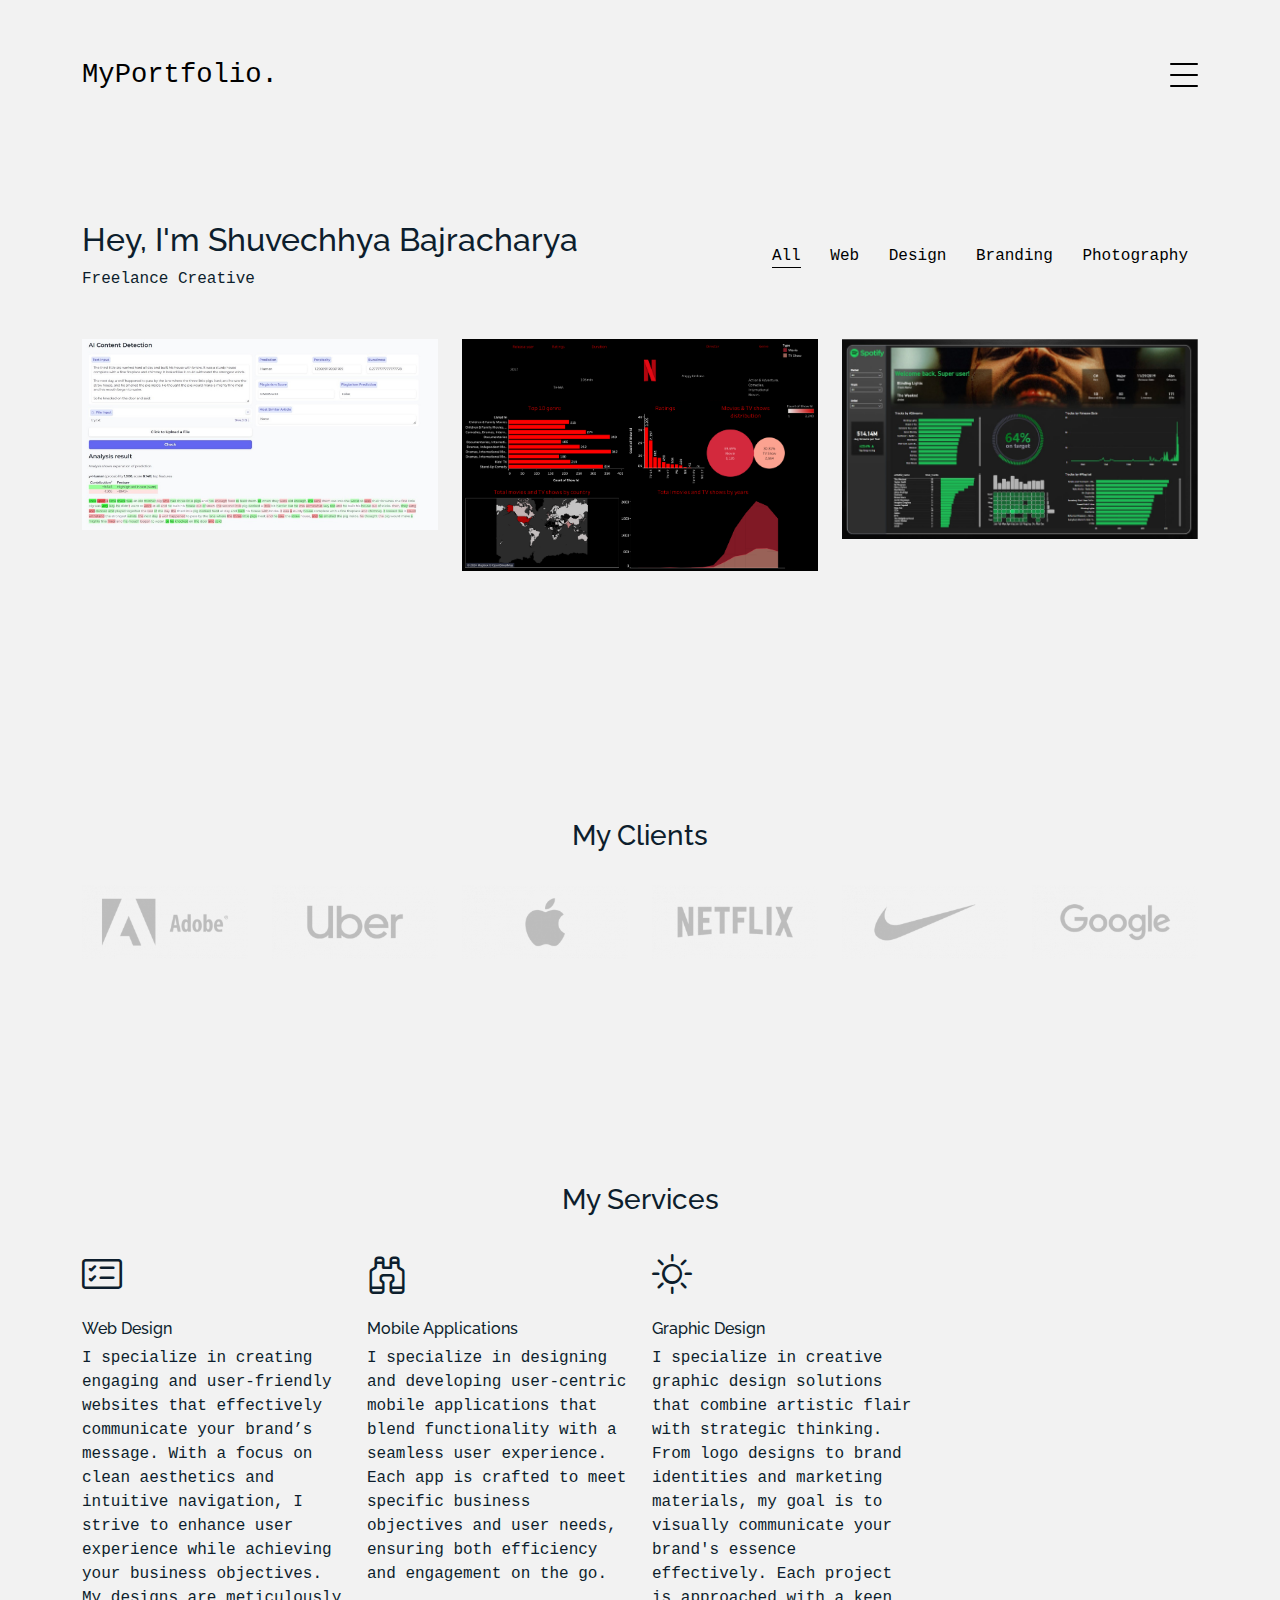
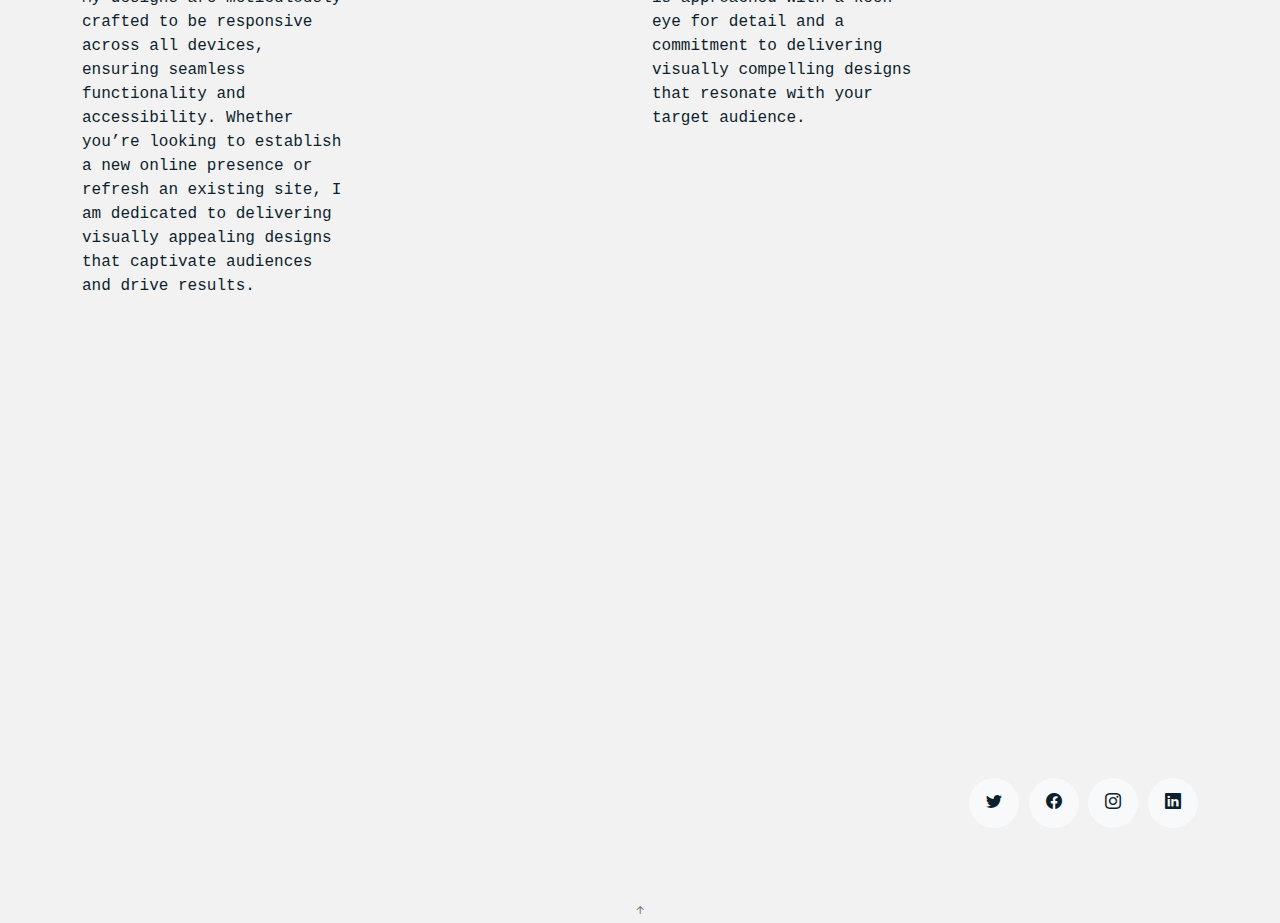
<file: index.html>
<!DOCTYPE html>
<html lang="en">

<head>
  <meta charset="utf-8">
  <meta content="width=device-width, initial-scale=1.0" name="viewport">

  <title>MyPortfolio - Index</title>
  <meta content="" name="description">
  <meta content="" name="keywords">

  <!-- Favicons -->
  <link href="assets/img/favicon.png" rel="icon">
  <link href="assets/img/apple-touch-icon.png" rel="apple-touch-icon">

  <!-- Google Fonts -->
  <link href="https://fonts.googleapis.com/css?family=https://fonts.googleapis.com/css?family=Inconsolata:400,500,600,700|Raleway:400,400i,500,500i,600,600i,700,700i" rel="stylesheet">

  <!-- Vendor CSS Files -->
  <link href="assets/vendor/aos/aos.css" rel="stylesheet">
  <link href="assets/vendor/bootstrap/css/bootstrap.min.css" rel="stylesheet">
  <link href="assets/vendor/bootstrap-icons/bootstrap-icons.css" rel="stylesheet">
  <link href="assets/vendor/swiper/swiper-bundle.min.css" rel="stylesheet">

  <!-- Template Main CSS File -->
  <link href="assets/css/style.css" rel="stylesheet">

  <!-- =======================================================
  * Template Name: MyPortfolio
  * Template URL: https://bootstrapmade.com/myportfolio-bootstrap-portfolio-website-template/
  * Updated: Mar 17 2024 with Bootstrap v5.3.3
  * Author: BootstrapMade.com
  * License: https://bootstrapmade.com/license/
  ======================================================== -->
</head>

<body>

  <!-- ======= Navbar ======= -->
  <div class="collapse navbar-collapse custom-navmenu" id="main-navbar">
    <div class="container py-2 py-md-5">
      <div class="row align-items-start">
        <div class="col-md-2">
          <ul class="custom-menu">
            <li class="active"><a href="index.html">Home</a></li>
            <li><a href="about.html">About Me</a></li>
            <li><a href="services.html">Services</a></li>
            <li><a href="works.html">Works</a></li>
            <li><a href="contact.html">Contact</a></li>
          </ul>
        </div>
        <div class="col-md-6 d-none d-md-block  mr-auto">
          <div class="tweet d-flex">
            <span class="bi bi-twitter text-white mt-2 mr-3"></span>
            
          </div>
        </div>
        <div class="col-md-4 d-none d-md-block">
          <h3>Hire Me</h3>
          <p>I'm a designer specializing in web design, mobile applications, and graphic design. I create user-friendly, visually stunning solutions that achieve your business goals. <br> <a href="https://login.yahoo.com/?.src=ym&lang=en-US&done=https%3A%2F%2Fmail.yahoo.com%2F%3Fguce_referrer%3DaHR0cHM6Ly93d3cuZ29vZ2xlLmNvbS8%26guce_referrer_sig%3DAQAAAFoA65KVaQh8I5wYg7OUNBghsIoD9kCWXXjUboVeHxSvpyTPvSOl7fkCMwcYUMp7hX12x9eyP8sFjvao7Qd4SPfia_zpWQKko9MEzszQRZnfOyS0KE-sAxbpmzpmAWnnnJV9uSCLLV3CH7qw_V0YvSCZe-jcItQrZFF3vm8RPuAc">shuvechhya206@gmail.com</a></p>
        </div>
      </div>

    </div>
  </div>

  <nav class="navbar navbar-light custom-navbar">
    <div class="container">
      <a class="navbar-brand" href="index.html">MyPortfolio.</a>
      <a href="#" class="burger" data-bs-toggle="collapse" data-bs-target="#main-navbar">
        <span></span>
      </a>
    </div>
  </nav>

  <main id="main">

    <!-- ======= Works Section ======= -->
    <section class="section site-portfolio">
      <div class="container">
        <div class="row mb-5 align-items-center">
          <div class="col-md-12 col-lg-6 mb-4 mb-lg-0" data-aos="fade-up">
            <h2>Hey, I'm Shuvechhya Bajracharya</h2>
            <p class="mb-0">Freelance Creative </p>
          </div>
          <div class="col-md-12 col-lg-6 text-start text-lg-end" data-aos="fade-up" data-aos-delay="100">
            <div id="filters" class="filters">
              <a href="#" data-filter="*" class="active">All</a>
              <a href="#" data-filter=".web">Web</a>
              <a href="#" data-filter=".design">Design</a>
              <a href="#" data-filter=".branding">Branding</a>
              <a href="#" data-filter=".photography">Photography</a>
            </div>
          </div>
        </div>
        <div id="portfolio-grid" class="row no-gutter" data-aos="fade-up" data-aos-delay="200">
          <div class="item web col-sm-6 col-md-4 col-lg-4 mb-4">
            <a href="work-single.html" class="item-wrap fancybox">
              <div class="work-info">
                <h3>AI content detection </h3>
                <span>AI project</span>
              </div>
              <img class="img-fluid" src="assets/img/AI_content_detection.jpg">
            </a>
          </div>
          <div class="item photography col-sm-6 col-md-4 col-lg-4 mb-4">
            <a href="netflix.html" class="item-wrap fancybox">
              <div class="work-info">
                <h3>Netflix Dashboard</h3>
                <span>Tableau</span>
              </div>
              <img class="img-fluid" src="assets/img/netflix dashboard.png">
            </a>
          </div>
          <div class="item branding col-sm-6 col-md-4 col-lg-4 mb-4">
            <a href="spotify.html" class="item-wrap fancybox">
              <div class="work-info">
                <h3>Spotify Dashboard</h3>
                <span>Tableau</span>
              </div>
              <img class="img-fluid" src="assets/img/spotify.jfif">
            </a>
          </div>
          <!--<div class="item design col-sm-6 col-md-4 col-lg-4 mb-4">
            <a href="work-single.html" class="item-wrap fancybox">
              <div class="work-info">
                <h3>Nike Shoe</h3>
                <span>Design</span>
              </div>
              <img class="img-fluid" src="assets/img/img_4.jpg">
            </a>
          </div>
          <div class="item photography col-sm-6 col-md-4 col-lg-4 mb-4">
            <a href="work-single.html" class="item-wrap fancybox">
              <div class="work-info">
                <h3>Kitchen Sink</h3>
                <span>Photography</span>
              </div>
              <img class="img-fluid" src="assets/img/img_5.jpg">
            </a>
          </div>
          <div class="item branding col-sm-6 col-md-4 col-lg-4 mb-4">
            <a href="work-single.html" class="item-wrap fancybox">
              <div class="work-info">
                <h3>Amazon</h3>
                <span>brandingn</span>
              </div>
              <img class="img-fluid" src="assets/img/img_6.jpg">
            </a>
          </div>
        </div>
      </div>-->
    </section><!-- End  Works Section -->

    <!-- ======= Clients Section ======= -->
    <section class="section">
      <div class="container">
        <div class="row justify-content-center text-center mb-4">
          <div class="col-5">
            <h3 class="h3 heading">My Clients</h3>
          </div>
        </div>
        <div class="row">
          <div class="col-4 col-sm-4 col-md-2">
            <a href="#" class="client-logo"><img src="assets/img/logo-adobe.png" alt="Image" class="img-fluid"></a>
          </div>
          <div class="col-4 col-sm-4 col-md-2">
            <a href="#" class="client-logo"><img src="assets/img/logo-uber.png" alt="Image" class="img-fluid"></a>
          </div>
          <div class="col-4 col-sm-4 col-md-2">
            <a href="#" class="client-logo"><img src="assets/img/logo-apple.png" alt="Image" class="img-fluid"></a>
          </div>
          <div class="col-4 col-sm-4 col-md-2">
            <a href="#" class="client-logo"><img src="assets/img/logo-netflix.png" alt="Image" class="img-fluid"></a>
          </div>
          <div class="col-4 col-sm-4 col-md-2">
            <a href="#" class="client-logo"><img src="assets/img/logo-nike.png" alt="Image" class="img-fluid"></a>
          </div>
          <div class="col-4 col-sm-4 col-md-2">
            <a href="#" class="client-logo"><img src="assets/img/logo-google.png" alt="Image" class="img-fluid"></a>
          </div>

        </div>
      </div>
    </section><!-- End Clients Section -->

    <!-- ======= Services Section ======= -->
    <section class="section services">
      <div class="container">
        <div class="row justify-content-center text-center mb-4">
          <div class="col-5">
            <h3 class="h3 heading">My Services</h3>
          </div>
        </div>
        <div class="row">

          <div class="col-12 col-sm-6 col-md-6 col-lg-3">
            <i class="bi bi-card-checklist"></i>
            <h4 class="h4 mb-2">Web Design</h4>
            <p>I specialize in creating engaging and user-friendly websites that effectively communicate your brand’s message. With a focus on clean aesthetics and intuitive navigation, I strive to enhance user experience while achieving your business objectives. My designs are meticulously crafted to be responsive across all devices, ensuring seamless functionality and accessibility. Whether you’re looking to establish a new online presence or refresh an existing site, I am dedicated to delivering visually appealing designs that captivate audiences and drive results.

              
              </p>
          </div>
          <div class="col-12 col-sm-6 col-md-6 col-lg-3">
            <i class="bi bi-binoculars"></i>
            <h4 class="h4 mb-2">Mobile Applications</h4>
            <p>I specialize in designing and developing user-centric mobile applications that blend functionality with a seamless user experience. Each app is crafted to meet specific business objectives and user needs, ensuring both efficiency and engagement on the go.</p>
            
          </div>
          <div class="col-12 col-sm-6 col-md-6 col-lg-3">
            <i class="bi bi-brightness-high"></i>
            <h4 class="h4 mb-2">Graphic Design</h4>
            <p>I specialize in creative graphic design solutions that combine artistic flair with strategic thinking. From logo designs to brand identities and marketing materials, my goal is to visually communicate your brand's essence effectively. Each project is approached with a keen eye for detail and a commitment to delivering visually compelling designs that resonate with your target audience.</p>
           
          </div>
          <!--<div class="col-12 col-sm-6 col-md-6 col-lg-3">
            <i class="bi bi-calendar4-week"></i>
            <h4 class="h4 mb-2">SEO</h4>
            <p>Lorem ipsum dolor sit amet consectetur adipisicing elit explicabo inventore.</p>
            <ul class="list-unstyled list-line">
              <li>Lorem ipsum dolor sit amet consectetur adipisicing</li>
              <li>Non pariatur nisi</li>
              <li>Magnam soluta quod</li>
              <li>Lorem ipsum dolor</li>
              <li>Cumque quae aliquam</li>
            </ul>
          </div>-->
        </div>
      </div>
    </section><!-- End Services Section -->

    <!-- ======= Testimonials Section ======= -->
    <section class="section pt-0">
      <div class="container">

        <div class="testimonials-slider swiper" data-aos="fade-up" data-aos-delay="100">
          <div class="swiper-wrapper">

            <div class="swiper-slide">
              <div class="testimonial-wrap">
                <div class="testimonial">
                  <!--<img src="assets/img/download.jfif" alt="Image" class="img-fluid">-->
                  <blockquote>
                    <p>"Your most unhappy customers are your greatest source of learning."</p>
                  </blockquote>
                  <p>&mdash; Bill Gates</p>
                </div>
              </div>
            </div><!-- End testimonial item -->

            <div class="swiper-slide">
              <div class="testimonial-wrap">
                <div class="testimonial">
                  <blockquote>
                    <p>"The first step is to establish that something is possible; then probability will occur."</p>
                  </blockquote>
                  <p>&mdash; Elon Musk</p>
                </div>
              </div>
            </div><!-- End testimonial item -->

          </div>
          <div class="swiper-pagination"></div>
        </div>

      </div>
    </section><!-- End Testimonials Section -->

  </main><!-- End #main -->

  <!-- ======= Footer ======= -->
  <footer class="footer" role="contentinfo">
    <div class="container">
      <div class="row">
        <div class="col-sm-6">
          <!--<p class="mb-1">&copy; Copyright MyPortfolio. All Rights Reserved</p>-->
          <div class="credits">
            <!--
            All the links in the footer should remain intact.
            You can delete the links only if you purchased the pro version.
            Licensing information: https://bootstrapmade.com/license/
            Purchase the pro version with working PHP/AJAX contact form: https://bootstrapmade.com/buy/?theme=MyPortfolio
          -->
           <!-- Designed by <a href="https://bootstrapmade.com/">BootstrapMade</a>-->
          </div>
        </div>
        <div class="col-sm-6 social text-md-end">
          <a href="https://x.com/"><span class="bi bi-twitter"></span></a>
          <a href="https://www.facebook.com/"><span class="bi bi-facebook"></span></a>
          <a href="https://www.instagram.com/"><span class="bi bi-instagram"></span></a>
          <a href="https://www.linkedin.com/home/?originalSubdomain=np"><span class="bi bi-linkedin"></span></a>
        </div>
      </div>
    </div>
  </footer>

  <a href="#" class="back-to-top d-flex align-items-center justify-content-center"><i class="bi bi-arrow-up-short"></i></a>

  <!-- Vendor JS Files -->
  <script src="assets/vendor/aos/aos.js"></script>
  <script src="assets/vendor/bootstrap/js/bootstrap.bundle.min.js"></script>
  <script src="assets/vendor/isotope-layout/isotope.pkgd.min.js"></script>
  <script src="assets/vendor/swiper/swiper-bundle.min.js"></script>
  <script src="assets/vendor/php-email-form/validate.js"></script>

  <!-- Template Main JS File -->
  <script src="assets/js/main.js"></script>

</body>

</html>
</file>
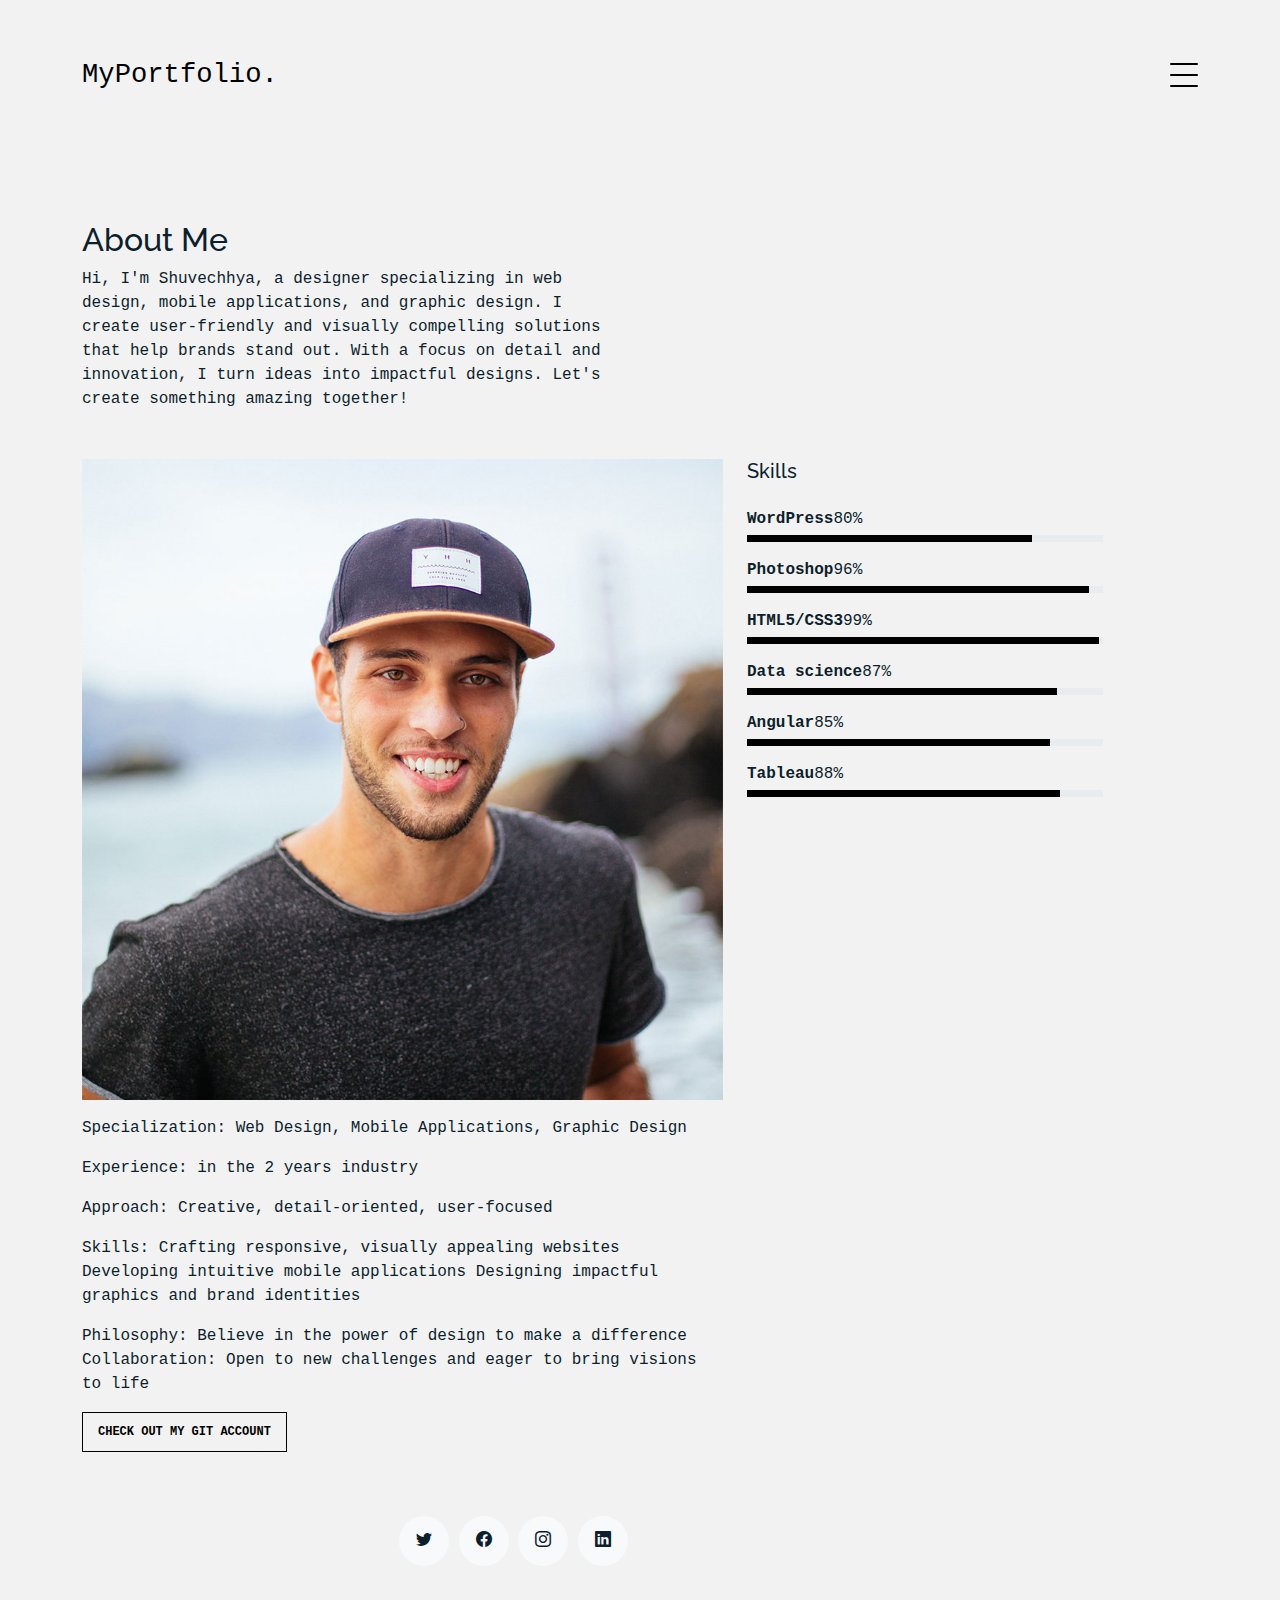
<file: about.html>
<!DOCTYPE html>
<html lang="en">

<head>
  <meta charset="utf-8">
  <meta content="width=device-width, initial-scale=1.0" name="viewport">

  <title>MyPortfolio Bootstrap Template - About</title>
  <meta content="" name="description">
  <meta content="" name="keywords">

  <!-- Favicons -->
  <link href="assets/img/favicon.png" rel="icon">
  <link href="assets/img/apple-touch-icon.png" rel="apple-touch-icon">

  <!-- Google Fonts -->
  <link href="https://fonts.googleapis.com/css?family=https://fonts.googleapis.com/css?family=Inconsolata:400,500,600,700|Raleway:400,400i,500,500i,600,600i,700,700i" rel="stylesheet">

  <!-- Vendor CSS Files -->
  <link href="assets/vendor/aos/aos.css" rel="stylesheet">
  <link href="assets/vendor/bootstrap/css/bootstrap.min.css" rel="stylesheet">
  <link href="assets/vendor/bootstrap-icons/bootstrap-icons.css" rel="stylesheet">
  <link href="assets/vendor/swiper/swiper-bundle.min.css" rel="stylesheet">

  <!-- Template Main CSS File -->
  <link href="assets/css/style.css" rel="stylesheet">

  <!-- =======================================================
  * Template Name: MyPortfolio
  * Template URL: https://bootstrapmade.com/myportfolio-bootstrap-portfolio-website-template/
  * Updated: Mar 17 2024 with Bootstrap v5.3.3
  * Author: BootstrapMade.com
  * License: https://bootstrapmade.com/license/
  ======================================================== -->
</head>

<body>

  <!-- ======= Navbar ======= -->
  <div class="collapse navbar-collapse custom-navmenu" id="main-navbar">
    <div class="container py-2 py-md-5">
      <div class="row align-items-start">
        <div class="col-md-2">
          <ul class="custom-menu">
            <li><a href="index.html">Home</a></li>
            <li class="active"><a href="about.html">About Me</a></li>
            <li><a href="services.html">Services</a></li>
            <li><a href="works.html">Works</a></li>
            <li><a href="contact.html">Contact</a></li>
          </ul>
        </div>
        <div class="col-md-6 d-none d-md-block  mr-auto">
          <div class="tweet d-flex">
          </div>
        </div>
       
      </div>

    </div>
  </div>

  <nav class="navbar navbar-light custom-navbar">
    <div class="container">
      <a class="navbar-brand" href="index.html">MyPortfolio.</a>
      <a href="#" class="burger" data-bs-toggle="collapse" data-bs-target="#main-navbar">
        <span></span>
      </a>
    </div>
  </nav>

  <main id="main">

    <section class="section pb-5">
      <div class="container">
        <div class="row mb-5 align-items-end">
          <div class="col-md-6" data-aos="fade-up">

            <h2>About Me</h2>
            <p class="mb-0">Hi, I'm Shuvechhya, a designer specializing in web design, mobile applications, and graphic design. I create user-friendly and visually compelling solutions that help brands stand out. With a focus on detail and innovation, I turn ideas into impactful designs. Let's create something amazing together!

            </p>
          </div>

        </div>

        <div class="row">
          <div class="col-md-4 ml-auto order-2" data-aos="fade-up">
            <h3 class="h3 mb-4">Skills</h3>
            <ul class="list-unstyled">
              <li class="mb-3">
                <div class="d-flex mb-1">
                  <strong>WordPress</strong>
                  <span class="ml-auto">80%</span>
                </div>
                <div class="progress custom-progress">
                  <div class="progress-bar" role="progressbar" style="width: 80%" aria-valuenow="80" aria-valuemin="0" aria-valuemax="100"></div>
                </div>
              </li>
              <li class="mb-3">
                <div class="d-flex mb-1">
                  <strong>Photoshop</strong>
                  <span class="ml-auto">96%</span>
                </div>
                <div class="progress custom-progress">
                  <div class="progress-bar" role="progressbar" style="width: 96%" aria-valuenow="96" aria-valuemin="0" aria-valuemax="100"></div>
                </div>
              </li>
              <li class="mb-3">
                <div class="d-flex mb-1">
                  <strong>HTML5/CSS3</strong>
                  <span class="ml-auto">99%</span>
                </div>
                <div class="progress custom-progress">
                  <div class="progress-bar" role="progressbar" style="width: 99%" aria-valuenow="99" aria-valuemin="0" aria-valuemax="100"></div>
                </div>
              </li>
              <li class="mb-3">
                <div class="d-flex mb-1">
                  <strong>Data science</strong>
                  <span class="ml-auto">87%</span>
                </div>
                <div class="progress custom-progress">
                  <div class="progress-bar" role="progressbar" style="width: 87%" aria-valuenow="87" aria-valuemin="0" aria-valuemax="100"></div>
                </div>
              </li>
              <li class="mb-3">
                <div class="d-flex mb-1">
                  <strong>Angular</strong>
                  <span class="ml-auto">85%</span>
                </div>
                <div class="progress custom-progress">
                  <div class="progress-bar" role="progressbar" style="width: 85%" aria-valuenow="85" aria-valuemin="0" aria-valuemax="100"></div>
                </div>
              </li>
              <li class="mb-3">
                <div class="d-flex mb-1">
                  <strong>Tableau</strong>
                  <span class="ml-auto">88%</span>
                </div>
                <div class="progress custom-progress">
                  <div class="progress-bar" role="progressbar" style="width: 88%" aria-valuenow="88" aria-valuemin="0" aria-valuemax="100"></div>
                </div>
              </li>
            </ul>
          </div>

          <div class="col-md-7 mb-5 mb-md-0" data-aos="fade-up">
            <p><img src="assets/img/person_1_sq.jpg" alt="Image" class="img-fluid"></p>
            <p>Specialization: Web Design, Mobile Applications, Graphic Design
             </p>
            <p> Experience: in the 2 years  industry
              </p>
            <p>Approach: Creative, detail-oriented, user-focused
              </p>
            <p>Skills:
              Crafting responsive, visually appealing websites
              Developing intuitive mobile applications
              Designing impactful graphics and brand identities
            </p>
            <p>Philosophy: Believe in the power of design to make a difference
              Collaboration: Open to new challenges and eager to bring visions to life</p>
            <p><a href="https://github.com/shuvechhya" class="readmore">Check out my git account</a></p>
          </div>

        </div>

      </div>

    </section>

  </main><!-- End #main -->

  <!-- ======= Footer ======= -->
  <footer class="footer" role="contentinfo">
    <div class="container">
      <div class="row">
        <div class="col-sm-6 social text-md-end">
          <a href="https://x.com/"><span class="bi bi-twitter"></span></a>
          <a href="https://www.facebook.com/"><span class="bi bi-facebook"></span></a>
          <a href="https://www.instagram.com/"><span class="bi bi-instagram"></span></a>
          <a href="https://www.linkedin.com/home/?originalSubdomain=np"><span class="bi bi-linkedin"></span></a>
        </div>
      </div>
    </div>
  </footer>

  <a href="#" class="back-to-top d-flex align-items-center justify-content-center"><i class="bi bi-arrow-up-short"></i></a>

  <!-- Vendor JS Files -->
  <script src="assets/vendor/aos/aos.js"></script>
  <script src="assets/vendor/bootstrap/js/bootstrap.bundle.min.js"></script>
  <script src="assets/vendor/isotope-layout/isotope.pkgd.min.js"></script>
  <script src="assets/vendor/swiper/swiper-bundle.min.js"></script>
  <script src="assets/vendor/php-email-form/validate.js"></script>

  <!-- Template Main JS File -->
  <script src="assets/js/main.js"></script>

</body>

</html>
</file>
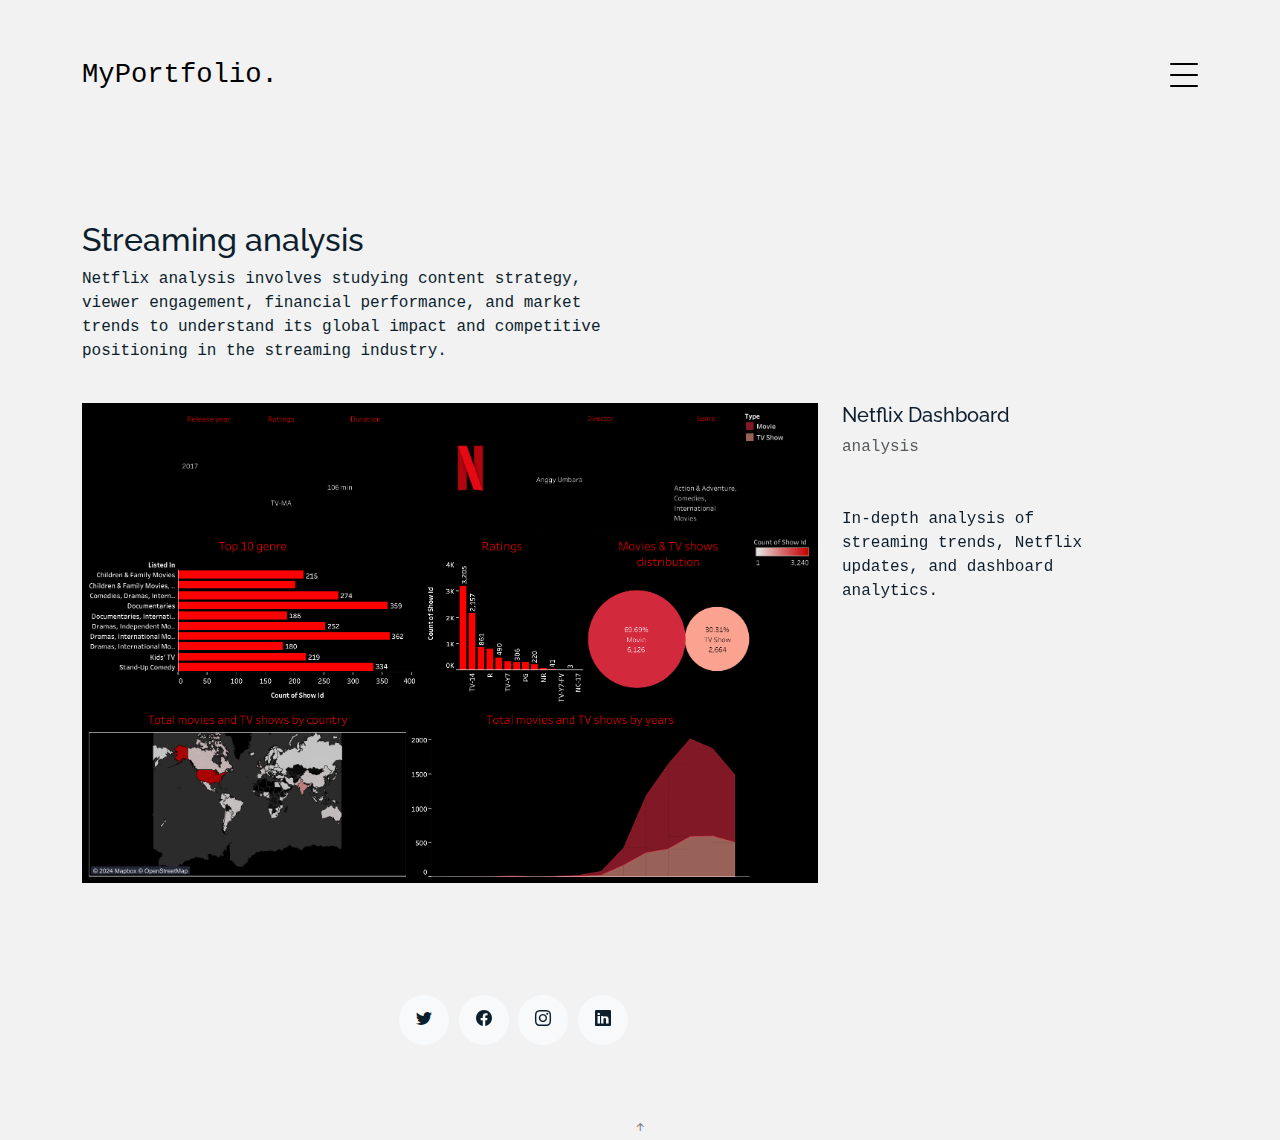
<file: blog-post-1.html>
<!DOCTYPE html>
<html lang="en">

<head>
  <meta charset="utf-8">
  <meta content="width=device-width, initial-scale=1.0" name="viewport">

  <title>MyPortfolio-blog</title>
  <meta content="" name="description">
  <meta content="" name="keywords">

  <!-- Favicons -->
  <link href="assets/img/favicon.png" rel="icon">
  <link href="assets/img/apple-touch-icon.png" rel="apple-touch-icon">

  <!-- Google Fonts -->
  <link href="https://fonts.googleapis.com/css?family=https://fonts.googleapis.com/css?family=Inconsolata:400,500,600,700|Raleway:400,400i,500,500i,600,600i,700,700i" rel="stylesheet">

  <!-- Vendor CSS Files -->
  <link href="assets/vendor/aos/aos.css" rel="stylesheet">
  <link href="assets/vendor/bootstrap/css/bootstrap.min.css" rel="stylesheet">
  <link href="assets/vendor/bootstrap-icons/bootstrap-icons.css" rel="stylesheet">
  <link href="assets/vendor/swiper/swiper-bundle.min.css" rel="stylesheet">

  <!-- Template Main CSS File -->
  <link href="assets/css/style.css" rel="stylesheet">

  <!-- =======================================================
  * Template Name: MyPortfolio
  * Template URL: https://bootstrapmade.com/myportfolio-bootstrap-portfolio-website-template/
  * Updated: Mar 17 2024 with Bootstrap v5.3.3
  * Author: BootstrapMade.com
  * License: https://bootstrapmade.com/license/
  ======================================================== -->
</head>

<body>

  <!-- ======= Navbar ======= -->
  <div class="collapse navbar-collapse custom-navmenu" id="main-navbar">
    <div class="container py-2 py-md-5">
      <div class="row align-items-start">
        <div class="col-md-2">
          <ul class="custom-menu">
            <li><a href="index.html">Home</a></li>
            <li><a href="about.html">About Me</a></li>
            <li><a href="services.html">Services</a></li>
            <li class="active"><a href="works.html">Works</a></li>
            <li><a href="contact.html">Contact</a></li>
          </ul>
        </div>
        <div class="col-md-6 d-none d-md-block  mr-auto">
          <div class="tweet d-flex">
            
          </div>
        </div>
        
      </div>

    </div>
  </div>

  <nav class="navbar navbar-light custom-navbar">
    <div class="container">
      <a class="navbar-brand" href="index.html">MyPortfolio.</a>
      <a href="#" class="burger" data-bs-toggle="collapse" data-bs-target="#main-navbar">
        <span></span>
      </a>
    </div>
  </nav>

  <main id="main">

    <section class="section">
      <div class="container">
        <div class="row mb-4 align-items-center">
          <div class="col-md-6" data-aos="fade-up">
            <h2>Streaming analysis</h2>
            <p>Netflix analysis involves studying content strategy, viewer engagement, financial performance, and market trends to understand its global impact and competitive positioning in the streaming industry.</p>
          </div>
        </div>
      </div>

      <div class="site-section pb-0">
        <div class="container">
          <div class="row align-items-stretch">
            <div class="col-md-8" data-aos="fade-up">
              <img src="assets/img/netflix dashboard.png" alt="Image" class="img-fluid">
            </div>
            <div class="col-md-3 ml-auto" data-aos="fade-up" data-aos-delay="100">
              <div class="sticky-content">
                <h3 class="h3">Netflix Dashboard</h3>
                <p class="mb-4"><span class="text-muted">analysis</span></p>

                <div class="mb-5">


                </div>

                <div class="blog-post">
                    <div class="post-meta"> In-depth analysis of streaming trends, Netflix updates, and dashboard analytics.</p>
                    
                </div>
              </div>
            </div>
          </div>
        </div>
    </section>
    
    <!-- ======= Testimonials Section ======= 
    <section class="section pt-0">
      <div class="container">

        <div class="testimonials-slider swiper" data-aos="fade-up" data-aos-delay="100">
          <div class="swiper-wrapper">

            <div class="swiper-slide">
              <div class="testimonial-wrap">
                <div class="testimonial">
                  <img src="assets/img/person_1.jpg" alt="Image" class="img-fluid">
                  <blockquote>
                    <p>Lorem ipsum dolor sit amet consectetur adipisicing elit. Quisquam necessitatibus incidunt ut officiis
                      explicabo inventore.</p>
                  </blockquote>
                  <p>&mdash; Jean Hicks</p>
                </div>
              </div>
            </div> End testimonial item 

            <div class="swiper-slide">
              <div class="testimonial-wrap">
                <div class="testimonial">
                  <img src="assets/img/person_2.jpg" alt="Image" class="img-fluid">
                  <blockquote>
                    <p>Lorem ipsum dolor sit amet consectetur adipisicing elit. Quisquam necessitatibus incidunt ut officiis
                      explicabo inventore.</p>
                  </blockquote>
                  <p>&mdash; Chris Stanworth</p>
                </div>
              </div>
            </div> End testimonial item 

          </div>
          <div class="swiper-pagination"></div>
        </div>

      </div>
    </section> End Testimonials Section -->

  </main><!-- End #main -->

  <!-- ======= Footer ======= -->
  <footer class="footer" role="contentinfo">
    <div class="container">
      <div class="row">
        
        <div class="col-sm-6 social text-md-end">
          <a href="#"><span class="bi bi-twitter"></span></a>
          <a href="#"><span class="bi bi-facebook"></span></a>
          <a href="#"><span class="bi bi-instagram"></span></a>
          <a href="#"><span class="bi bi-linkedin"></span></a>
        </div>
      </div>
    </div>
  </footer>

  <a href="#" class="back-to-top d-flex align-items-center justify-content-center"><i class="bi bi-arrow-up-short"></i></a>

  <!-- Vendor JS Files -->
  <script src="assets/vendor/aos/aos.js"></script>
  <script src="assets/vendor/bootstrap/js/bootstrap.bundle.min.js"></script>
  <script src="assets/vendor/isotope-layout/isotope.pkgd.min.js"></script>
  <script src="assets/vendor/swiper/swiper-bundle.min.js"></script>
  <script src="assets/vendor/php-email-form/validate.js"></script>

  <!-- Template Main JS File -->
  <script src="assets/js/main.js"></script>

</body>

</html>
</file>
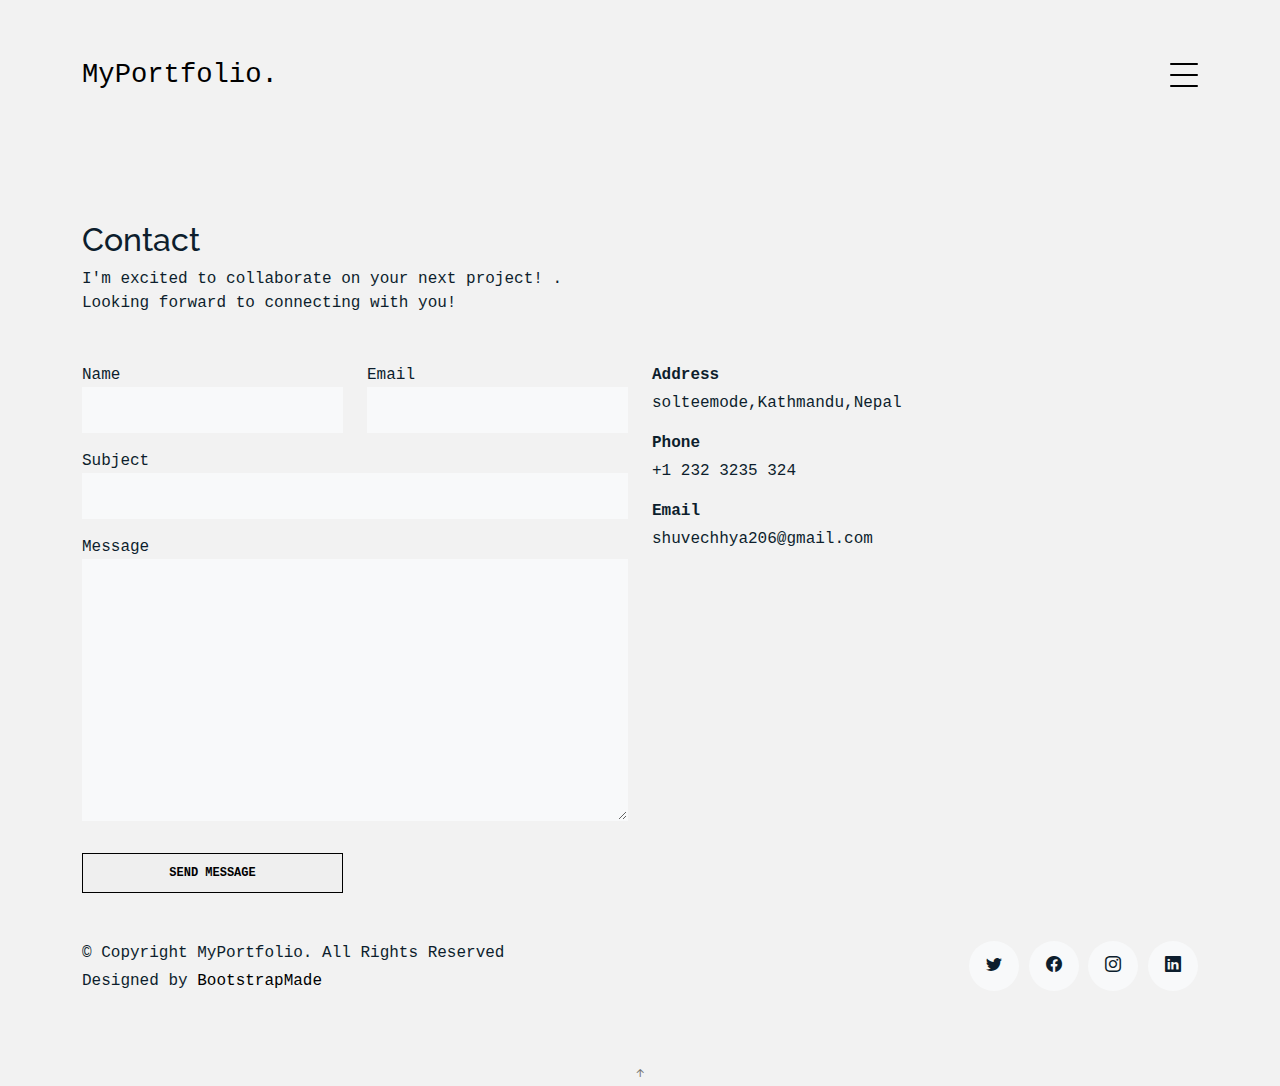
<file: contact.html>
<!DOCTYPE html>
<html lang="en">

<head>
  <meta charset="utf-8">
  <meta content="width=device-width, initial-scale=1.0" name="viewport">

  <title>MyPortfolio Bootstrap Template - Contact</title>
  <meta content="" name="description">
  <meta content="" name="keywords">

  <!-- Favicons -->
  <link href="assets/img/favicon.png" rel="icon">
  <link href="assets/img/apple-touch-icon.png" rel="apple-touch-icon">

  <!-- Google Fonts -->
  <link href="https://fonts.googleapis.com/css?family=https://fonts.googleapis.com/css?family=Inconsolata:400,500,600,700|Raleway:400,400i,500,500i,600,600i,700,700i" rel="stylesheet">

  <!-- Vendor CSS Files -->
  <link href="assets/vendor/aos/aos.css" rel="stylesheet">
  <link href="assets/vendor/bootstrap/css/bootstrap.min.css" rel="stylesheet">
  <link href="assets/vendor/bootstrap-icons/bootstrap-icons.css" rel="stylesheet">
  <link href="assets/vendor/swiper/swiper-bundle.min.css" rel="stylesheet">

  <!-- Template Main CSS File -->
  <link href="assets/css/style.css" rel="stylesheet">

  <!-- =======================================================
  * Template Name: MyPortfolio
  * Template URL: https://bootstrapmade.com/myportfolio-bootstrap-portfolio-website-template/
  * Updated: Mar 17 2024 with Bootstrap v5.3.3
  * Author: BootstrapMade.com
  * License: https://bootstrapmade.com/license/
  ======================================================== -->
</head>

<body>

  <!-- ======= Navbar ======= -->
  <div class="collapse navbar-collapse custom-navmenu" id="main-navbar">
    <div class="container py-2 py-md-5">
      <div class="row align-items-start">
        <div class="col-md-2">
          <ul class="custom-menu">
            <li><a href="index.html">Home</a></li>
            <li><a href="about.html">About Me</a></li>
            <li><a href="services.html">Services</a></li>
            <li><a href="works.html">Works</a></li>
            <li class="active"><a href="contact.html">Contact</a></li>
          </ul>
        </div>
        <div class="col-md-6 d-none d-md-block  mr-auto">
          <div class="tweet d-flex">
          </div>
        </div>
      </div>

    </div>
  </div>

  <nav class="navbar navbar-light custom-navbar">
    <div class="container">
      <a class="navbar-brand" href="index.html">MyPortfolio.</a>
      <a href="#" class="burger" data-bs-toggle="collapse" data-bs-target="#main-navbar">
        <span></span>
      </a>
    </div>
  </nav>

  <main id="main">

    <section class="section pb-5">
      <div class="container">

        <div class="row mb-5 align-items-end">
          <div class="col-md-6" data-aos="fade-up">
            <h2>Contact</h2>
            <p class="mb-0">I'm excited to collaborate on your next project! . Looking forward to connecting with you!
            </p>
          </div>

        </div>

        <div class="row">
          <div class="col-md-6 mb-5 mb-md-0" data-aos="fade-up">

            <form action="forms/contact.php" method="post" role="form" class="php-email-form">

              <div class="row gy-3">
                <div class="col-md-6 form-group">
                  <label for="name">Name</label>
                  <input type="text" name="name" class="form-control" id="name" required>
                </div>
                <div class="col-md-6 form-group">
                  <label for="name">Email</label>
                  <input type="email" class="form-control" name="email" id="email" required>
                </div>
                <div class="col-md-12 form-group">
                  <label for="name">Subject</label>
                  <input type="text" class="form-control" name="subject" id="subject" required>
                </div>
                <div class="col-md-12 form-group">
                  <label for="name">Message</label>
                  <textarea class="form-control" name="message" cols="30" rows="10" required></textarea>
                </div>

                <div class="col-md-12 my-3">
                  <div class="loading">Loading</div>
                  <div class="error-message"></div>
                  <div class="sent-message">Your message has been sent. Thank you!</div>
                </div>

                <div class="col-md-6 mt-0 form-group">
                  <input type="submit" class="readmore d-block w-100" value="Send Message">
                </div>
              </div>

            </form>

          </div>

          <div class="col-md-4 ml-auto order-2" data-aos="fade-up">
            <ul class="list-unstyled">
              <li class="mb-3">
                <strong class="d-block mb-1">Address</strong>
                <span>solteemode,Kathmandu,Nepal</span>
              </li>
              <li class="mb-3">
                <strong class="d-block mb-1">Phone</strong>
                <span>+1 232 3235 324</span>
              </li>
              <li class="mb-3">
                <strong class="d-block mb-1">Email</strong>
                <span>shuvechhya206@gmail.com</span>
              </li>
            </ul>
          </div>

        </div>

      </div>

    </section>

  </main><!-- End #main -->

  <!-- ======= Footer ======= -->
  <footer class="footer" role="contentinfo">
    <div class="container">
      <div class="row">
        <div class="col-sm-6">
          <p class="mb-1">&copy; Copyright MyPortfolio. All Rights Reserved</p>
          <div class="credits">
            <!--
            All the links in the footer should remain intact.
            You can delete the links only if you purchased the pro version.
            Licensing information: https://bootstrapmade.com/license/
            Purchase the pro version with working PHP/AJAX contact form: https://bootstrapmade.com/buy/?theme=MyPortfolio
          -->
            Designed by <a href="https://bootstrapmade.com/">BootstrapMade</a>
          </div>
        </div>
        <div class="col-sm-6 social text-md-end">
          <a href="#"><span class="bi bi-twitter"></span></a>
          <a href="#"><span class="bi bi-facebook"></span></a>
          <a href="#"><span class="bi bi-instagram"></span></a>
          <a href="#"><span class="bi bi-linkedin"></span></a>
        </div>
      </div>
    </div>
  </footer>

  <a href="#" class="back-to-top d-flex align-items-center justify-content-center"><i class="bi bi-arrow-up-short"></i></a>

  <!-- Vendor JS Files -->
  <script src="assets/vendor/aos/aos.js"></script>
  <script src="assets/vendor/bootstrap/js/bootstrap.bundle.min.js"></script>
  <script src="assets/vendor/isotope-layout/isotope.pkgd.min.js"></script>
  <script src="assets/vendor/swiper/swiper-bundle.min.js"></script>
  <script src="assets/vendor/php-email-form/validate.js"></script>

  <!-- Template Main JS File -->
  <script src="assets/js/main.js"></script>

</body>

</html>
</file>
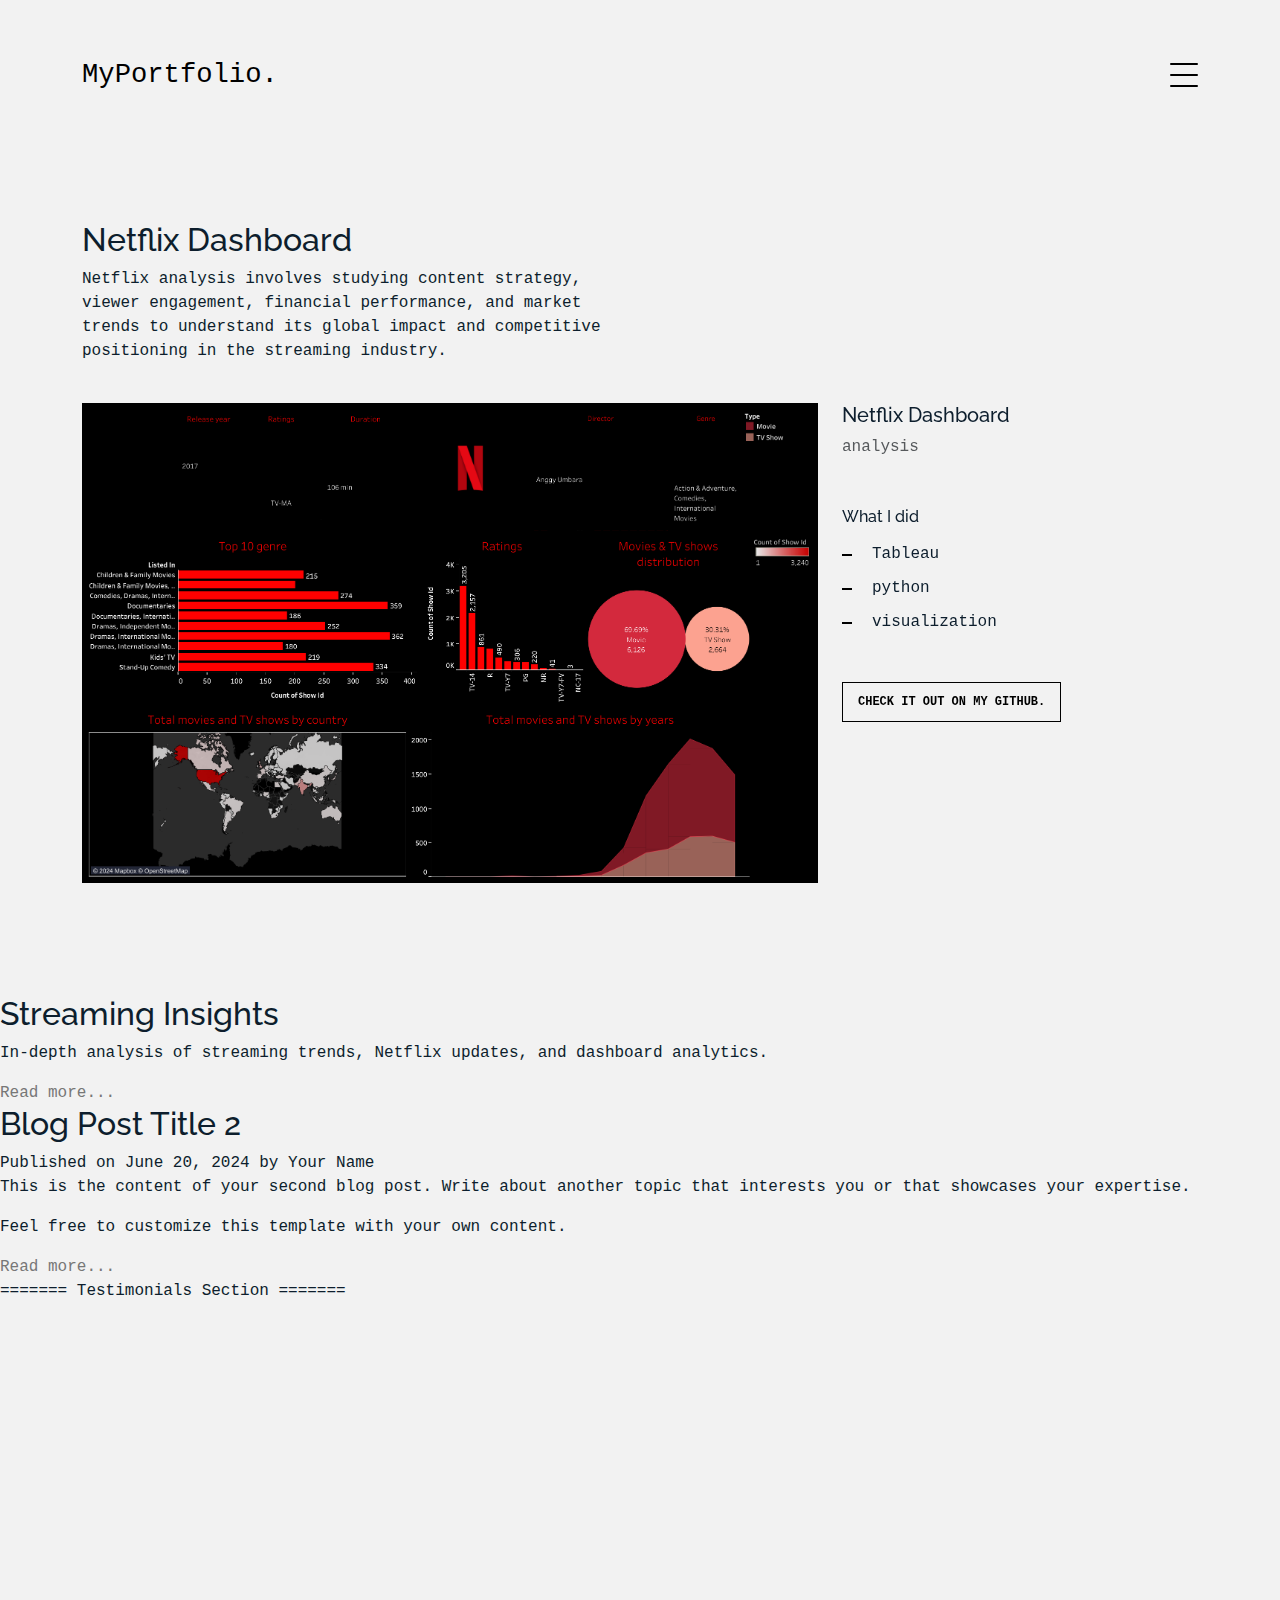
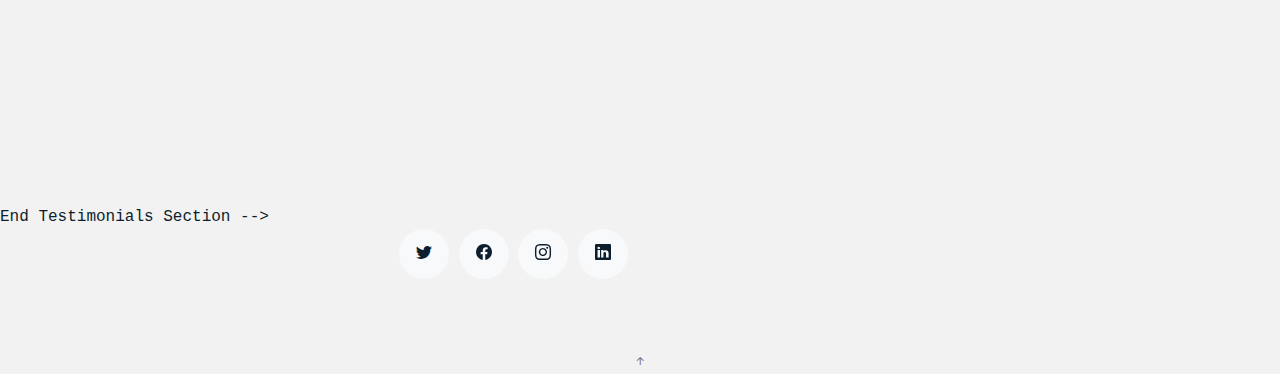
<file: netflix.html>
<!DOCTYPE html>
<html lang="en">

<head>
  <meta charset="utf-8">
  <meta content="width=device-width, initial-scale=1.0" name="viewport">

  <title>MyPortfolio - Work Single</title>
  <meta content="" name="description">
  <meta content="" name="keywords">

  <!-- Favicons -->
  <link href="assets/img/favicon.png" rel="icon">
  <link href="assets/img/apple-touch-icon.png" rel="apple-touch-icon">

  <!-- Google Fonts -->
  <link href="https://fonts.googleapis.com/css?family=https://fonts.googleapis.com/css?family=Inconsolata:400,500,600,700|Raleway:400,400i,500,500i,600,600i,700,700i" rel="stylesheet">

  <!-- Vendor CSS Files -->
  <link href="assets/vendor/aos/aos.css" rel="stylesheet">
  <link href="assets/vendor/bootstrap/css/bootstrap.min.css" rel="stylesheet">
  <link href="assets/vendor/bootstrap-icons/bootstrap-icons.css" rel="stylesheet">
  <link href="assets/vendor/swiper/swiper-bundle.min.css" rel="stylesheet">

  <!-- Template Main CSS File -->
  <link href="assets/css/style.css" rel="stylesheet">

  <!-- =======================================================
  * Template Name: MyPortfolio
  * Template URL: https://bootstrapmade.com/myportfolio-bootstrap-portfolio-website-template/
  * Updated: Mar 17 2024 with Bootstrap v5.3.3
  * Author: BootstrapMade.com
  * License: https://bootstrapmade.com/license/
  ======================================================== -->
</head>

<body>

  <!-- ======= Navbar ======= -->
  <div class="collapse navbar-collapse custom-navmenu" id="main-navbar">
    <div class="container py-2 py-md-5">
      <div class="row align-items-start">
        <div class="col-md-2">
          <ul class="custom-menu">
            <li><a href="index.html">Home</a></li>
            <li><a href="about.html">About Me</a></li>
            <li><a href="services.html">Services</a></li>
            <li class="active"><a href="works.html">Works</a></li>
            <li><a href="contact.html">Contact</a></li>
          </ul>
        </div>
        <div class="col-md-6 d-none d-md-block  mr-auto">
          <div class="tweet d-flex">
            
          </div>
        </div>
        
      </div>

    </div>
  </div>

  <nav class="navbar navbar-light custom-navbar">
    <div class="container">
      <a class="navbar-brand" href="index.html">MyPortfolio.</a>
      <a href="#" class="burger" data-bs-toggle="collapse" data-bs-target="#main-navbar">
        <span></span>
      </a>
    </div>
  </nav>

  <main id="main">

    <section class="section">
      <div class="container">
        <div class="row mb-4 align-items-center">
          <div class="col-md-6" data-aos="fade-up">
            <h2>Netflix Dashboard</h2>
            <p>Netflix analysis involves studying content strategy, viewer engagement, financial performance, and market trends to understand its global impact and competitive positioning in the streaming industry.</p>
          </div>
        </div>
      </div>

      <div class="site-section pb-0">
        <div class="container">
          <div class="row align-items-stretch">
            <div class="col-md-8" data-aos="fade-up">
              <img src="assets/img/netflix dashboard.png" alt="Image" class="img-fluid">
            </div>
            <div class="col-md-3 ml-auto" data-aos="fade-up" data-aos-delay="100">
              <div class="sticky-content">
                <h3 class="h3">Netflix Dashboard</h3>
                <p class="mb-4"><span class="text-muted">analysis</span></p>

                <div class="mb-5">


                </div>

                <h4 class="h4 mb-3">What I did</h4>
                <ul class="list-unstyled list-line mb-5">
                  <li>Tableau</li>
                  <li>python</li>
                  <li>visualization</li>
                </ul>

                <p><a href="https://github.com/shuvechhya" class="readmore">Check it out on my GitHub.</a></p>
              </div>
            </div>
          </div>
        </div>
    </section>
    <section id="blog">
      <div class="blog-post">
          <h2>Streaming Insights</h2>
          <div class="post-meta"> In-depth analysis of streaming trends, Netflix updates, and dashboard analytics.</p>
          <a href="blog-post-1.html" target="blank">Read more...</a>
      </div>

      <div class="blog-post">
          <h2>Blog Post Title 2</h2>
          <div class="post-meta">Published on June 20, 2024 by Your Name</div>
          <p>This is the content of your second blog post. Write about another topic that interests you or that showcases your expertise.</p>
          <p>Feel free to customize this template with your own content.</p>
          <a href="blog-post-2.html">Read more...</a>
      </div>

      <!-- Add more blog posts as needed -->
  </section>

     ======= Testimonials Section ======= 
    <section class="section pt-0">
      <div class="container">

        <div class="testimonials-slider swiper" data-aos="fade-up" data-aos-delay="100">
          <div class="swiper-wrapper">

            <div class="swiper-slide">
              <div class="testimonial-wrap">
                <div class="testimonial">
                  <img src="assets/img/person_1.jpg" alt="Image" class="img-fluid">
                  <blockquote>
                    <p>Lorem ipsum dolor sit amet consectetur adipisicing elit. Quisquam necessitatibus incidunt ut officiis
                      explicabo inventore.</p>
                  </blockquote>
                  <p>&mdash; Jean Hicks</p>
                </div>
              </div>
            </div> End testimonial item 

            <div class="swiper-slide">
              <div class="testimonial-wrap">
                <div class="testimonial">
                  <img src="assets/img/person_2.jpg" alt="Image" class="img-fluid">
                  <blockquote>
                    <p>Lorem ipsum dolor sit amet consectetur adipisicing elit. Quisquam necessitatibus incidunt ut officiis
                      explicabo inventore.</p>
                  </blockquote>
                  <p>&mdash; Chris Stanworth</p>
                </div>
              </div>
            </div> End testimonial item 

          </div>
          <div class="swiper-pagination"></div>
        </div>

      </div>
    </section> End Testimonials Section -->

  </main><!-- End #main -->

  <!-- ======= Footer ======= -->
  <footer class="footer" role="contentinfo">
    <div class="container">
      <div class="row">
        
        <div class="col-sm-6 social text-md-end">
          <a href="#"><span class="bi bi-twitter"></span></a>
          <a href="#"><span class="bi bi-facebook"></span></a>
          <a href="#"><span class="bi bi-instagram"></span></a>
          <a href="#"><span class="bi bi-linkedin"></span></a>
        </div>
      </div>
    </div>
  </footer>

  <a href="#" class="back-to-top d-flex align-items-center justify-content-center"><i class="bi bi-arrow-up-short"></i></a>

  <!-- Vendor JS Files -->
  <script src="assets/vendor/aos/aos.js"></script>
  <script src="assets/vendor/bootstrap/js/bootstrap.bundle.min.js"></script>
  <script src="assets/vendor/isotope-layout/isotope.pkgd.min.js"></script>
  <script src="assets/vendor/swiper/swiper-bundle.min.js"></script>
  <script src="assets/vendor/php-email-form/validate.js"></script>

  <!-- Template Main JS File -->
  <script src="assets/js/main.js"></script>

</body>

</html>
</file>
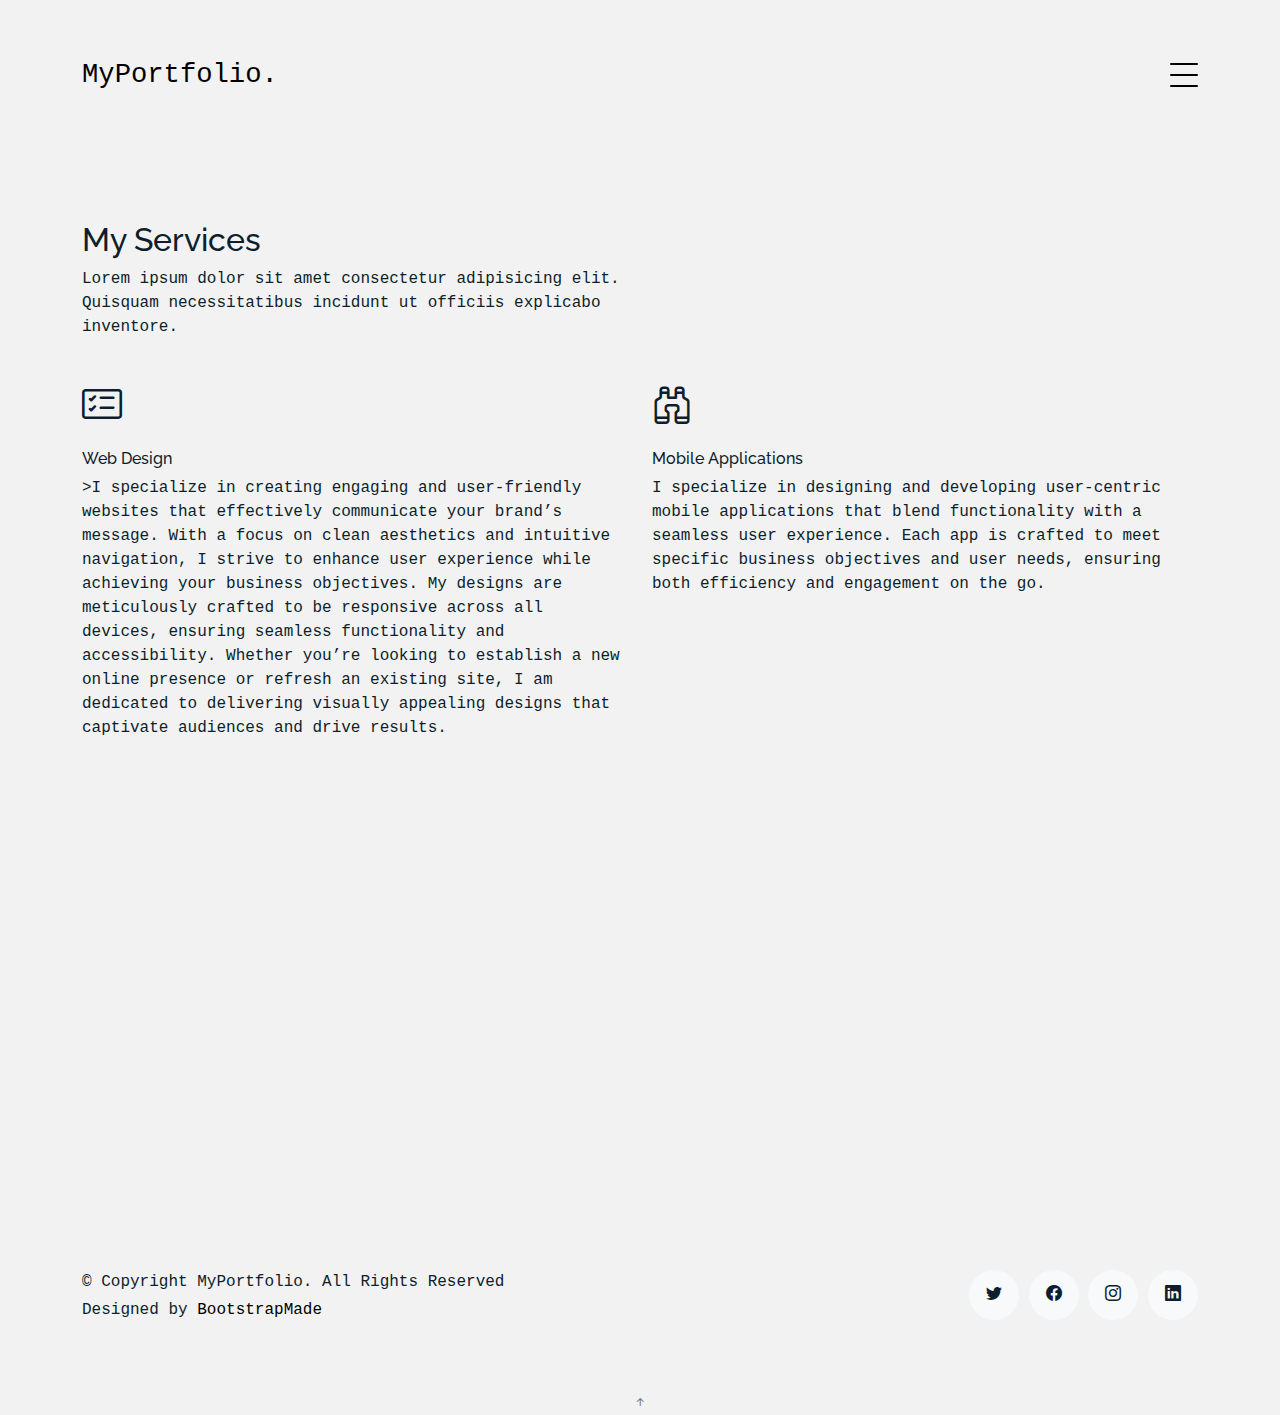
<file: services.html>
<!DOCTYPE html>
<html lang="en">

<head>
  <meta charset="utf-8">
  <meta content="width=device-width, initial-scale=1.0" name="viewport">

  <title>MyPortfolio - Services</title>
  <meta content="" name="description">
  <meta content="" name="keywords">

  <!-- Favicons -->
  <link href="assets/img/favicon.png" rel="icon">
  <link href="assets/img/apple-touch-icon.png" rel="apple-touch-icon">

  <!-- Google Fonts -->
  <link href="https://fonts.googleapis.com/css?family=https://fonts.googleapis.com/css?family=Inconsolata:400,500,600,700|Raleway:400,400i,500,500i,600,600i,700,700i" rel="stylesheet">

  <!-- Vendor CSS Files -->
  <link href="assets/vendor/aos/aos.css" rel="stylesheet">
  <link href="assets/vendor/bootstrap/css/bootstrap.min.css" rel="stylesheet">
  <link href="assets/vendor/bootstrap-icons/bootstrap-icons.css" rel="stylesheet">
  <link href="assets/vendor/swiper/swiper-bundle.min.css" rel="stylesheet">

  <!-- Template Main CSS File -->
  <link href="assets/css/style.css" rel="stylesheet">

  <!-- =======================================================
  * Template Name: MyPortfolio
  * Template URL: https://bootstrapmade.com/myportfolio-bootstrap-portfolio-website-template/
  * Updated: Mar 17 2024 with Bootstrap v5.3.3
  * Author: BootstrapMade.com
  * License: https://bootstrapmade.com/license/
  ======================================================== -->
</head>

<body>

  <!-- ======= Navbar ======= -->
  <div class="collapse navbar-collapse custom-navmenu" id="main-navbar">
    <div class="container py-2 py-md-5">
      <div class="row align-items-start">
        <div class="col-md-2">
          <ul class="custom-menu">
            <li><a href="index.html">Home</a></li>
            <li><a href="about.html">About Me</a></li>
            <li class="active"><a href="services.html">Services</a></li>
            <li><a href="works.html">Works</a></li>
            <li><a href="contact.html">Contact</a></li>
          </ul>
        </div>
        <div class="col-md-6 d-none d-md-block  mr-auto">
        </div>
      </div>

    </div>
  </div>

  <nav class="navbar navbar-light custom-navbar">
    <div class="container">
      <a class="navbar-brand" href="index.html">MyPortfolio.</a>
      <a href="#" class="burger" data-bs-toggle="collapse" data-bs-target="#main-navbar">
        <span></span>
      </a>
    </div>
  </nav>

  <main id="main">

    <section class="section">
      <div class="container">
        <div class="row mb-4 align-items-center">
          <div class="col-md-6" data-aos="fade-up">

            <h2>My Services</h2>
            <p>Lorem ipsum dolor sit amet consectetur adipisicing elit. Quisquam necessitatibus incidunt ut officiis
              explicabo inventore.</p>

          </div>

        </div>
      </div>

      <div class="site-section pb-0 services">
        <div class="container">

          <div class="row">

            <div class="col-12 col-sm-6 col-md-6 col-lg-6 mb-5" data-aos="fade-up" data-aos-delay="">
              <i class="bi bi-card-checklist"></i>
              <h4 class="h4 mb-2">Web Design</h4>
              <p>>I specialize in creating engaging and user-friendly websites that effectively communicate your brand’s message. With a focus on clean aesthetics and intuitive navigation, I strive to enhance user experience while achieving your business objectives. My designs are meticulously crafted to be responsive across all devices, ensuring seamless functionality and accessibility. Whether you’re looking to establish a new online presence or refresh an existing site, I am dedicated to delivering visually appealing designs that captivate audiences and drive results.</p>
            </div>
            <div class="col-12 col-sm-6 col-md-6 col-lg-6 mb-5" data-aos="fade-up" data-aos-delay="100">
              <i class="bi bi-binoculars"></i>
              <h4 class="h4 mb-2">Mobile Applications</h4>
              <p>I specialize in designing and developing user-centric mobile applications that blend functionality with a seamless user experience. Each app is crafted to meet specific business objectives and user needs, ensuring both efficiency and engagement on the go.
            </p>
            </div>
            <div class="col-12 col-sm-6 col-md-6 col-lg-6 mb-5" data-aos="fade-up" data-aos-delay="">
              <i class="bi bi-brightness-high"></i>
              <h4 class="h4 mb-2">Graphic Design</h4>
              <p>I specialize in creative graphic design solutions that combine artistic flair with strategic thinking. From logo designs to brand identities and marketing materials, my goal is to visually communicate your brand's essence effectively. Each project is approached with a keen eye for detail and a commitment to delivering visually compelling designs that resonate with your target audience.</p>
            </div>
            <div class="col-12 col-sm-6 col-md-6 col-lg-6 mb-5" data-aos="fade-up" data-aos-delay="100">
              <i class="bi bi-calendar4-week"></i>
             
            </div>
          </div>
        </div>
      </div>
    </section>

    
  </main><!-- End #main -->

  <!-- ======= Footer ======= -->
  <footer class="footer" role="contentinfo">
    <div class="container">
      <div class="row">
        <div class="col-sm-6">
          <p class="mb-1">&copy; Copyright MyPortfolio. All Rights Reserved</p>
          <div class="credits">
            <!--
            All the links in the footer should remain intact.
            You can delete the links only if you purchased the pro version.
            Licensing information: https://bootstrapmade.com/license/
            Purchase the pro version with working PHP/AJAX contact form: https://bootstrapmade.com/buy/?theme=MyPortfolio
          -->
            Designed by <a href="https://bootstrapmade.com/">BootstrapMade</a>
          </div>
        </div>
        <div class="col-sm-6 social text-md-end">
          <a href="#"><span class="bi bi-twitter"></span></a>
          <a href="#"><span class="bi bi-facebook"></span></a>
          <a href="#"><span class="bi bi-instagram"></span></a>
          <a href="#"><span class="bi bi-linkedin"></span></a>
        </div>
      </div>
    </div>
  </footer>

  <a href="#" class="back-to-top d-flex align-items-center justify-content-center"><i class="bi bi-arrow-up-short"></i></a>

  <!-- Vendor JS Files -->
  <script src="assets/vendor/aos/aos.js"></script>
  <script src="assets/vendor/bootstrap/js/bootstrap.bundle.min.js"></script>
  <script src="assets/vendor/isotope-layout/isotope.pkgd.min.js"></script>
  <script src="assets/vendor/swiper/swiper-bundle.min.js"></script>
  <script src="assets/vendor/php-email-form/validate.js"></script>

  <!-- Template Main JS File -->
  <script src="assets/js/main.js"></script>

</body>

</html>
</file>
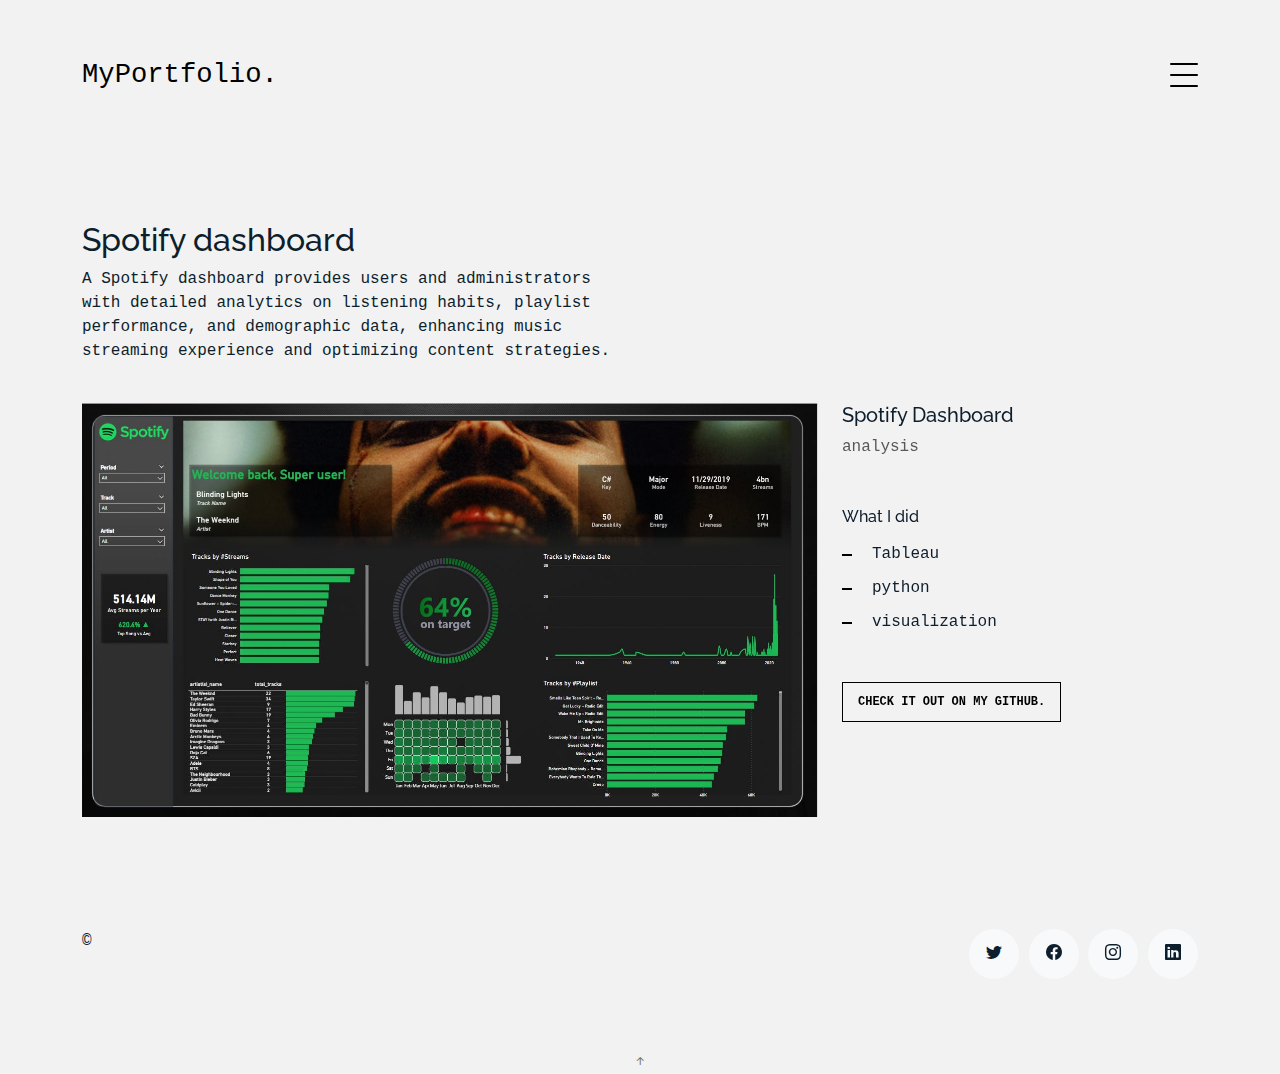
<file: spotify.html>
<!DOCTYPE html>
<html lang="en">

<head>
  <meta charset="utf-8">
  <meta content="width=device-width, initial-scale=1.0" name="viewport">

  <title>MyPortfolio - Work Single</title>
  <meta content="" name="description">
  <meta content="" name="keywords">

  <!-- Favicons -->
  <link href="assets/img/favicon.png" rel="icon">
  <link href="assets/img/apple-touch-icon.png" rel="apple-touch-icon">

  <!-- Google Fonts -->
  <link href="https://fonts.googleapis.com/css?family=https://fonts.googleapis.com/css?family=Inconsolata:400,500,600,700|Raleway:400,400i,500,500i,600,600i,700,700i" rel="stylesheet">

  <!-- Vendor CSS Files -->
  <link href="assets/vendor/aos/aos.css" rel="stylesheet">
  <link href="assets/vendor/bootstrap/css/bootstrap.min.css" rel="stylesheet">
  <link href="assets/vendor/bootstrap-icons/bootstrap-icons.css" rel="stylesheet">
  <link href="assets/vendor/swiper/swiper-bundle.min.css" rel="stylesheet">

  <!-- Template Main CSS File -->
  <link href="assets/css/style.css" rel="stylesheet">

  <!-- =======================================================
  * Template Name: MyPortfolio
  * Template URL: https://bootstrapmade.com/myportfolio-bootstrap-portfolio-website-template/
  * Updated: Mar 17 2024 with Bootstrap v5.3.3
  * Author: BootstrapMade.com
  * License: https://bootstrapmade.com/license/
  ======================================================== -->
</head>

<body>

  <!-- ======= Navbar ======= -->
  <div class="collapse navbar-collapse custom-navmenu" id="main-navbar">
    <div class="container py-2 py-md-5">
      <div class="row align-items-start">
        <div class="col-md-2">
          <ul class="custom-menu">
            <li><a href="index.html">Home</a></li>
            <li><a href="about.html">About Me</a></li>
            <li><a href="services.html">Services</a></li>
            <li class="active"><a href="works.html">Works</a></li>
            <li><a href="contact.html">Contact</a></li>
          </ul>
        </div>
        <div class="col-md-6 d-none d-md-block  mr-auto">
          <div class="tweet d-flex">
            
          </div>
        </div>
        
      </div>

    </div>
  </div>

  <nav class="navbar navbar-light custom-navbar">
    <div class="container">
      <a class="navbar-brand" href="index.html">MyPortfolio.</a>
      <a href="#" class="burger" data-bs-toggle="collapse" data-bs-target="#main-navbar">
        <span></span>
      </a>
    </div>
  </nav>

  <main id="main">

    <section class="section">
      <div class="container">
        <div class="row mb-4 align-items-center">
          <div class="col-md-6" data-aos="fade-up">
            <h2>Spotify dashboard</h2>
            <p>A Spotify dashboard provides users and administrators with detailed analytics on listening habits, playlist performance, and demographic data, enhancing music streaming experience and optimizing content strategies.</p>
          </div>
        </div>
      </div>

      <div class="site-section pb-0">
        <div class="container">
          <div class="row align-items-stretch">
            <div class="col-md-8" data-aos="fade-up">
              <img src="assets/img/spotify.jfif" alt="Image" class="img-fluid">
            </div>
            <div class="col-md-3 ml-auto" data-aos="fade-up" data-aos-delay="100">
              <div class="sticky-content">
                <h3 class="h3">Spotify Dashboard</h3>
                <p class="mb-4"><span class="text-muted">analysis</span></p>

                <div class="mb-5">


                </div>

                <h4 class="h4 mb-3">What I did</h4>
                <ul class="list-unstyled list-line mb-5">
                  <li>Tableau</li>
                  <li>python</li>
                  <li>visualization</li>
                </ul>

                <p><a href="https://github.com/shuvechhya" class="readmore">Check it out on my GitHub.</a></p>
              </div>
            </div>
          </div>
        </div>
    </section>

    <!-- ======= Testimonials Section ======= -->
   <!-- <section class="section pt-0">
      <div class="container">

        <div class="testimonials-slider swiper" data-aos="fade-up" data-aos-delay="100">
          <div class="swiper-wrapper">

            <div class="swiper-slide">
              <div class="testimonial-wrap">
                <div class="testimonial">
                  <img src="assets/img/person_1.jpg" alt="Image" class="img-fluid">
                  <blockquote>
                    <p>Lorem ipsum dolor sit amet consectetur adipisicing elit. Quisquam necessitatibus incidunt ut officiis
                      explicabo inventore.</p>
                  </blockquote>
                  <p>&mdash; Jean Hicks</p>
                </div>
              </div>
            </div><!-- End testimonial item 

            <div class="swiper-slide">
              <div class="testimonial-wrap">
                <div class="testimonial">
                  <img src="assets/img/person_2.jpg" alt="Image" class="img-fluid">
                  <blockquote>
                    <p>Lorem ipsum dolor sit amet consectetur adipisicing elit. Quisquam necessitatibus incidunt ut officiis
                      explicabo inventore.</p>
                  </blockquote>
                  <p>&mdash; Chris Stanworth</p>
                </div>
              </div>
            </div><!-- End testimonial item 

          </div>
          <div class="swiper-pagination"></div>
        </div>

      </div>
    </section><!-- End Testimonials Section -->

  </main><!-- End #main -->

  <!-- ======= Footer ======= -->
  <footer class="footer" role="contentinfo">
    <div class="container">
      <div class="row">
        <div class="col-sm-6">
          <p class="mb-1">&copy; </p>
          <div class="credits">
            <!--
            All the links in the footer should remain intact.
            You can delete the links only if you purchased the pro version.
            Licensing information: https://bootstrapmade.com/license/
            Purchase the pro version with working PHP/AJAX contact form: https://bootstrapmade.com/buy/?theme=MyPortfolio
          
            <a href="https://bootstrapmade.com/">BootstrapMade</a>-->
          </div>
        </div>
        <div class="col-sm-6 social text-md-end">
          <a href="#"><span class="bi bi-twitter"></span></a>
          <a href="#"><span class="bi bi-facebook"></span></a>
          <a href="#"><span class="bi bi-instagram"></span></a>
          <a href="#"><span class="bi bi-linkedin"></span></a>
        </div>
      </div>
    </div>
  </footer>

  <a href="#" class="back-to-top d-flex align-items-center justify-content-center"><i class="bi bi-arrow-up-short"></i></a>

  <!-- Vendor JS Files -->
  <script src="assets/vendor/aos/aos.js"></script>
  <script src="assets/vendor/bootstrap/js/bootstrap.bundle.min.js"></script>
  <script src="assets/vendor/isotope-layout/isotope.pkgd.min.js"></script>
  <script src="assets/vendor/swiper/swiper-bundle.min.js"></script>
  <script src="assets/vendor/php-email-form/validate.js"></script>

  <!-- Template Main JS File -->
  <script src="assets/js/main.js"></script>

</body>

</html>
</file>
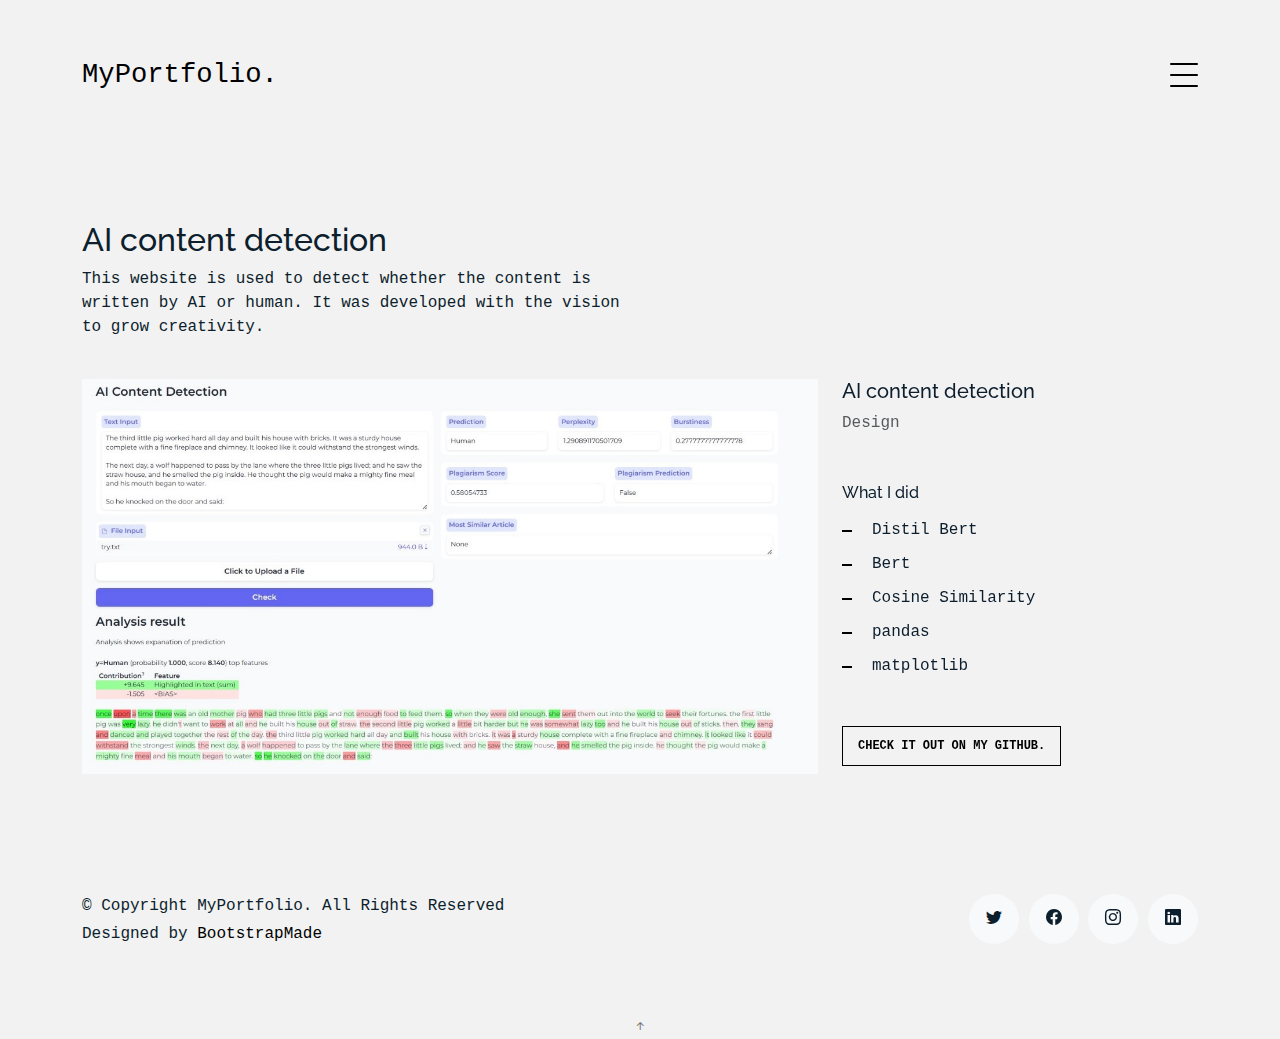
<file: work-single.html>
<!DOCTYPE html>
<html lang="en">

<head>
  <meta charset="utf-8">
  <meta content="width=device-width, initial-scale=1.0" name="viewport">

  <title>MyPortfolio - Work Single</title>
  <meta content="" name="description">
  <meta content="" name="keywords">

  <!-- Favicons -->
  <link href="assets/img/favicon.png" rel="icon">
  <link href="assets/img/apple-touch-icon.png" rel="apple-touch-icon">

  <!-- Google Fonts -->
  <link href="https://fonts.googleapis.com/css?family=https://fonts.googleapis.com/css?family=Inconsolata:400,500,600,700|Raleway:400,400i,500,500i,600,600i,700,700i" rel="stylesheet">

  <!-- Vendor CSS Files -->
  <link href="assets/vendor/aos/aos.css" rel="stylesheet">
  <link href="assets/vendor/bootstrap/css/bootstrap.min.css" rel="stylesheet">
  <link href="assets/vendor/bootstrap-icons/bootstrap-icons.css" rel="stylesheet">
  <link href="assets/vendor/swiper/swiper-bundle.min.css" rel="stylesheet">

  <!-- Template Main CSS File -->
  <link href="assets/css/style.css" rel="stylesheet">

  <!-- =======================================================
  * Template Name: MyPortfolio
  * Template URL: https://bootstrapmade.com/myportfolio-bootstrap-portfolio-website-template/
  * Updated: Mar 17 2024 with Bootstrap v5.3.3
  * Author: BootstrapMade.com
  * License: https://bootstrapmade.com/license/
  ======================================================== -->
</head>

<body>

  <!-- ======= Navbar ======= -->
  <div class="collapse navbar-collapse custom-navmenu" id="main-navbar">
    <div class="container py-2 py-md-5">
      <div class="row align-items-start">
        <div class="col-md-2">
          <ul class="custom-menu">
            <li><a href="index.html">Home</a></li>
            <li><a href="about.html">About Me</a></li>
            <li><a href="services.html">Services</a></li>
            <li class="active"><a href="works.html">Works</a></li>
            <li><a href="contact.html">Contact</a></li>
          </ul>
        </div>
        <div class="col-md-6 d-none d-md-block  mr-auto">
          <div class="tweet d-flex">
            
          </div>
        </div>
        
      </div>

    </div>
  </div>

  <nav class="navbar navbar-light custom-navbar">
    <div class="container">
      <a class="navbar-brand" href="index.html">MyPortfolio.</a>
      <a href="#" class="burger" data-bs-toggle="collapse" data-bs-target="#main-navbar">
        <span></span>
      </a>
    </div>
  </nav>

  <main id="main">

    <section class="section">
      <div class="container">
        <div class="row mb-4 align-items-center">
          <div class="col-md-6" data-aos="fade-up">
            <h2>AI content detection</h2>
            <p>This website is used to detect whether the content is written by AI or human. It was developed with the vision to grow creativity.</p>
          </div>
        </div>
      </div>

      <div class="site-section pb-0">
        <div class="container">
          <div class="row align-items-stretch">
            <div class="col-md-8" data-aos="fade-up">
              <img src="assets/img/AI_content_detection.jpg" alt="Image" class="img-fluid">
            </div>
            <div class="col-md-3 ml-auto" data-aos="fade-up" data-aos-delay="100">
              <div class="sticky-content">
                <h3 class="h3">AI content detection</h3>
                <p class="mb-4"><span class="text-muted">Design</span></p>

                <div class="mb-5">


                </div>

                <h4 class="h4 mb-3">What I did</h4>
                <ul class="list-unstyled list-line mb-5">
                  <li>Distil Bert</li>
                  <li>Bert</li>
                  <li>Cosine Similarity</li>
                  <li>pandas</li>
                  <li>matplotlib</li>
                </ul>

                <p><a href="https://github.com/shuvechhya" class="readmore">Check it out on my GitHub.</a></p>
              </div>
            </div>
          </div>
        </div>
    </section>

    <!-- ======= Testimonials Section ======= -->
    <!--<section class="section pt-0">
      <div class="container">

        <div class="testimonials-slider swiper" data-aos="fade-up" data-aos-delay="100">
          <div class="swiper-wrapper">

            <div class="swiper-slide">
              <div class="testimonial-wrap">
                <div class="testimonial">
                  <img src="assets/img/person_1.jpg" alt="Image" class="img-fluid">
                  <blockquote>
                    <p>Lorem ipsum dolor sit amet consectetur adipisicing elit. Quisquam necessitatibus incidunt ut officiis
                      explicabo inventore.</p>
                  </blockquote>
                  <p>&mdash; Jean Hicks</p>
                </div>
              </div>
            </div><!-- End testimonial item 

            <div class="swiper-slide">
              <div class="testimonial-wrap">
                <div class="testimonial">
                  <img src="assets/img/person_2.jpg" alt="Image" class="img-fluid">
                  <blockquote>
                    <p>Lorem ipsum dolor sit amet consectetur adipisicing elit. Quisquam necessitatibus incidunt ut officiis
                      explicabo inventore.</p>
                  </blockquote>
                  <p>&mdash; Chris Stanworth</p>
                </div>
              </div>
            </div><!-- End testimonial item 

          </div>
          <div class="swiper-pagination"></div>
        </div>

      </div>
    </section>End Testimonials Section -->

  </main><!-- End #main -->

  <!-- ======= Footer ======= -->
  <footer class="footer" role="contentinfo">
    <div class="container">
      <div class="row">
        <div class="col-sm-6">
          <p class="mb-1">&copy; Copyright MyPortfolio. All Rights Reserved</p>
          <div class="credits">
            <!--
            All the links in the footer should remain intact.
            You can delete the links only if you purchased the pro version.
            Licensing information: https://bootstrapmade.com/license/
            Purchase the pro version with working PHP/AJAX contact form: https://bootstrapmade.com/buy/?theme=MyPortfolio
          -->
            Designed by <a href="https://bootstrapmade.com/">BootstrapMade</a>
          </div>
        </div>
        <div class="col-sm-6 social text-md-end">
          <a href="#"><span class="bi bi-twitter"></span></a>
          <a href="#"><span class="bi bi-facebook"></span></a>
          <a href="#"><span class="bi bi-instagram"></span></a>
          <a href="#"><span class="bi bi-linkedin"></span></a>
        </div>
      </div>
    </div>
  </footer>

  <a href="#" class="back-to-top d-flex align-items-center justify-content-center"><i class="bi bi-arrow-up-short"></i></a>

  <!-- Vendor JS Files -->
  <script src="assets/vendor/aos/aos.js"></script>
  <script src="assets/vendor/bootstrap/js/bootstrap.bundle.min.js"></script>
  <script src="assets/vendor/isotope-layout/isotope.pkgd.min.js"></script>
  <script src="assets/vendor/swiper/swiper-bundle.min.js"></script>
  <script src="assets/vendor/php-email-form/validate.js"></script>

  <!-- Template Main JS File -->
  <script src="assets/js/main.js"></script>

</body>

</html>
</file>
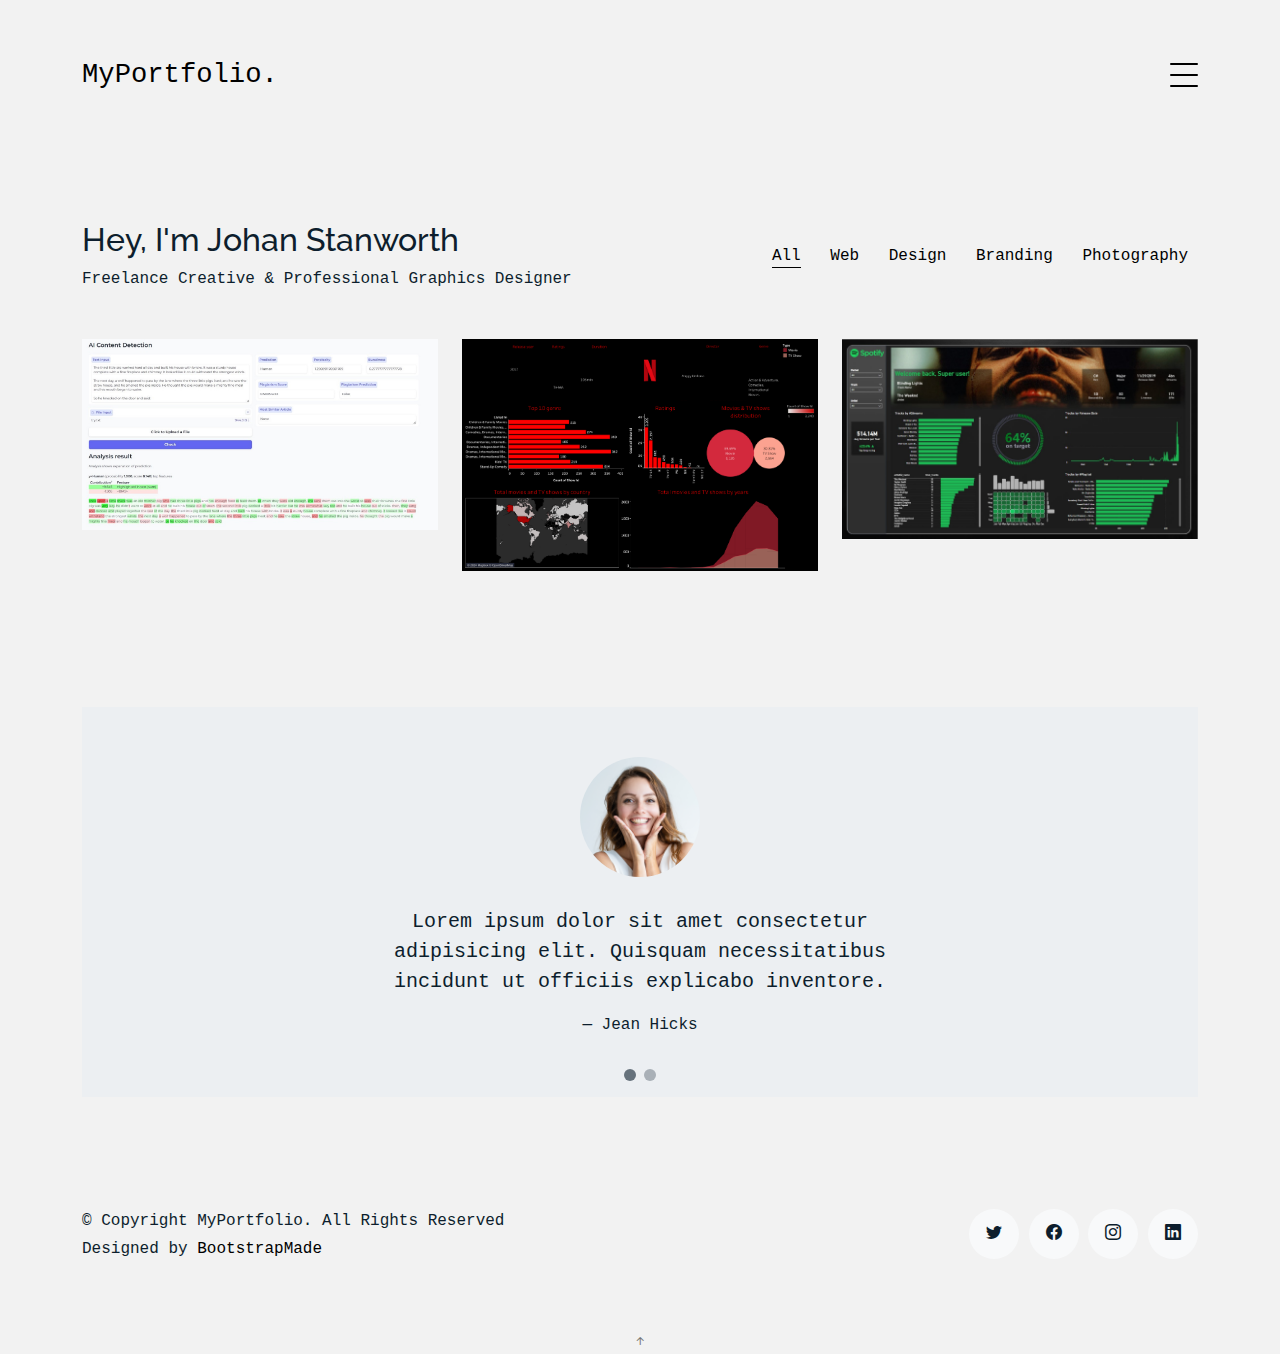
<file: works.html>
<!DOCTYPE html>
<html lang="en">

<head>
  <meta charset="utf-8">
  <meta content="width=device-width, initial-scale=1.0" name="viewport">

  <title>MyPortfolio - Works</title>
  <meta content="" name="description">
  <meta content="" name="keywords">

  <!-- Favicons -->
  <link href="assets/img/favicon.png" rel="icon">
  <link href="assets/img/apple-touch-icon.png" rel="apple-touch-icon">

  <!-- Google Fonts -->
  <link href="https://fonts.googleapis.com/css?family=https://fonts.googleapis.com/css?family=Inconsolata:400,500,600,700|Raleway:400,400i,500,500i,600,600i,700,700i" rel="stylesheet">

  <!-- Vendor CSS Files -->
  <link href="assets/vendor/aos/aos.css" rel="stylesheet">
  <link href="assets/vendor/bootstrap/css/bootstrap.min.css" rel="stylesheet">
  <link href="assets/vendor/bootstrap-icons/bootstrap-icons.css" rel="stylesheet">
  <link href="assets/vendor/swiper/swiper-bundle.min.css" rel="stylesheet">

  <!-- Template Main CSS File -->
  <link href="assets/css/style.css" rel="stylesheet">

  <!-- =======================================================
  * Template Name: MyPortfolio
  * Template URL: https://bootstrapmade.com/myportfolio-bootstrap-portfolio-website-template/
  * Updated: Mar 17 2024 with Bootstrap v5.3.3
  * Author: BootstrapMade.com
  * License: https://bootstrapmade.com/license/
  ======================================================== -->
</head>

<body>

  <!-- ======= Navbar ======= -->
  <div class="collapse navbar-collapse custom-navmenu" id="main-navbar">
    <div class="container py-2 py-md-5">
      <div class="row align-items-start">
        <div class="col-md-2">
          <ul class="custom-menu">
            <li><a href="index.html">Home</a></li>
            <li><a href="about.html">About Me</a></li>
            <li><a href="services.html">Services</a></li>
            <li class="active"><a href="works.html">Works</a></li>
            <li><a href="contact.html">Contact</a></li>
          </ul>
        </div>
        <div class="col-md-6 d-none d-md-block  mr-auto">
        </div>
       
      </div>

    </div>
  </div>

  <nav class="navbar navbar-light custom-navbar">
    <div class="container">
      <a class="navbar-brand" href="index.html">MyPortfolio.</a>
      <a href="#" class="burger" data-bs-toggle="collapse" data-bs-target="#main-navbar">
        <span></span>
      </a>
    </div>
  </nav>

  <main id="main">

    <!-- ======= Works Section ======= -->
    <section class="section site-portfolio">
      <div class="container">
        <div class="row mb-5 align-items-center">
          <div class="col-md-12 col-lg-6 mb-4 mb-lg-0" data-aos="fade-up">
            <h2>Hey, I'm Johan Stanworth</h2>
            <p class="mb-0">Freelance Creative &amp; Professional Graphics Designer</p>
          </div>
          <div class="col-md-12 col-lg-6 text-start text-lg-end" data-aos="fade-up" data-aos-delay="100">
            <div id="filters" class="filters">
              <a href="#" data-filter="*" class="active">All</a>
              <a href="#" data-filter=".web">Web</a>
              <a href="#" data-filter=".design">Design</a>
              <a href="#" data-filter=".branding">Branding</a>
              <a href="#" data-filter=".photography">Photography</a>
            </div>
          </div>
        </div>
        <div id="portfolio-grid" class="row no-gutter" data-aos="fade-up" data-aos-delay="200">
          <div class="item web col-sm-6 col-md-4 col-lg-4 mb-4">
            <a href="work-single.html" class="item-wrap fancybox">
              <div class="work-info">
                <h3>AI content detection </h3>
                <span>AI project</span>
              </div>
              <img class="img-fluid" src="assets/img/AI_content_detection.jpg">
            </a>
          </div>
          <div class="item photography col-sm-6 col-md-4 col-lg-4 mb-4">
            <a href="netflix.html" class="item-wrap fancybox">
              <div class="work-info">
                <h3>Netflix Dashboard</h3>
                <span>Analysis</span>
              </div>
              <img class="img-fluid" src="assets/img/netflix dashboard.png">
            </a>
          </div>
          <div class="item branding col-sm-6 col-md-4 col-lg-4 mb-4">
            <a href="spotify.html" class="item-wrap fancybox">
              <div class="work-info">
                <h3>spotify Dashboard</h3>
                <span>analysis</span>
              </div>
              <img class="img-fluid" src="assets/img/spotify.jfif">
            </a>
          </div>
          <!--<div class="item design col-sm-6 col-md-4 col-lg-4 mb-4">
            <a href="spotify.html" class="item-wrap fancybox">
              <div class="work-info">
                <h3>Nike Shoe</h3>
                <span>Design</span>
              </div>
              <img class="img-fluid" src="assets/img/img_4.jpg">
            </a>
          </div>
          <div class="item photography col-sm-6 col-md-4 col-lg-4 mb-4">
            <a href="work-single.html" class="item-wrap fancybox">
              <div class="work-info">
                <h3>Kitchen Sink</h3>
                <span>Photography</span>
              </div>
              <img class="img-fluid" src="assets/img/img_5.jpg">
            </a>
          </div>
          <div class="item branding col-sm-6 col-md-4 col-lg-4 mb-4">
            <a href="work-single.html" class="item-wrap fancybox">
              <div class="work-info">
                <h3>Amazon</h3>
                <span>brandingn</span>
              </div>
              <img class="img-fluid" src="assets/img/img_6.jpg">
            </a>
          </div>
        </div>
      </div>-->
    </section><!-- End  Works Section -->

    <!-- ======= Testimonials Section ======= -->
    <section class="section pt-0">
      <div class="container">

        <div class="testimonials-slider swiper" data-aos="fade-up" data-aos-delay="100">
          <div class="swiper-wrapper">

            <div class="swiper-slide">
              <div class="testimonial-wrap">
                <div class="testimonial">
                  <img src="assets/img/person_1.jpg" alt="Image" class="img-fluid">
                  <blockquote>
                    <p>Lorem ipsum dolor sit amet consectetur adipisicing elit. Quisquam necessitatibus incidunt ut officiis
                      explicabo inventore.</p>
                  </blockquote>
                  <p>&mdash; Jean Hicks</p>
                </div>
              </div>
            </div><!-- End testimonial item -->

            <div class="swiper-slide">
              <div class="testimonial-wrap">
                <div class="testimonial">
                  <img src="assets/img/person_2.jpg" alt="Image" class="img-fluid">
                  <blockquote>
                    <p>Lorem ipsum dolor sit amet consectetur adipisicing elit. Quisquam necessitatibus incidunt ut officiis
                      explicabo inventore.</p>
                  </blockquote>
                  <p>&mdash; Chris Stanworth</p>
                </div>
              </div>
            </div><!-- End testimonial item -->

          </div>
          <div class="swiper-pagination"></div>
        </div>

      </div>
    </section><!-- End Testimonials Section -->

  </main><!-- End #main -->

  <!-- ======= Footer ======= -->
  <footer class="footer" role="contentinfo">
    <div class="container">
      <div class="row">
        <div class="col-sm-6">
          <p class="mb-1">&copy; Copyright MyPortfolio. All Rights Reserved</p>
          <div class="credits">
            <!--
            All the links in the footer should remain intact.
            You can delete the links only if you purchased the pro version.
            Licensing information: https://bootstrapmade.com/license/
            Purchase the pro version with working PHP/AJAX contact form: https://bootstrapmade.com/buy/?theme=MyPortfolio
          -->
            Designed by <a href="https://bootstrapmade.com/">BootstrapMade</a>
          </div>
        </div>
        <div class="col-sm-6 social text-md-end">
          <a href="#"><span class="bi bi-twitter"></span></a>
          <a href="#"><span class="bi bi-facebook"></span></a>
          <a href="#"><span class="bi bi-instagram"></span></a>
          <a href="#"><span class="bi bi-linkedin"></span></a>
        </div>
      </div>
    </div>
  </footer>

  <a href="#" class="back-to-top d-flex align-items-center justify-content-center"><i class="bi bi-arrow-up-short"></i></a>

  <!-- Vendor JS Files -->
  <script src="assets/vendor/aos/aos.js"></script>
  <script src="assets/vendor/bootstrap/js/bootstrap.bundle.min.js"></script>
  <script src="assets/vendor/isotope-layout/isotope.pkgd.min.js"></script>
  <script src="assets/vendor/swiper/swiper-bundle.min.js"></script>
  <script src="assets/vendor/php-email-form/validate.js"></script>

  <!-- Template Main JS File -->
  <script src="assets/js/main.js"></script>

</body>

</html>
</file>
<file: assets/css/style.css>
body {
  font-family: "Inconsolata", monospace;
  color: #0d1e2d;
  background-color: #f2f2f2;
}

a {
  color: #777;
  text-decoration: none;
}

a:hover {
  color: #000;
}

h1,
h2,
h3,
h4,
h5,
h6,
.font-heading {
  font-family: "Raleway", sans-serif;
}

.section {
  padding: 7rem 0;
}

.filters a {
  text-decoration: none;
  color: #000;
  display: inline-block;
  padding-left: 10px;
  padding-right: 10px;
  position: relative;
}

.filters a:hover,
.filters a:focus,
.filters a:active {
  text-decoration: none;
}

.filters a:hover:before {
  content: "";
  position: absolute;
  left: 10px;
  right: 10px;
  bottom: 0;
  height: 1px;
  background-color: #000;
}

.filters a.active {
  color: #000;
}

.filters a.active:before {
  content: "";
  position: absolute;
  left: 10px;
  right: 10px;
  bottom: 0;
  height: 1px;
  background-color: #000;
}

.item {
  border: none;
  margin-bottom: 30px;
}

.item .item-wrap {
  display: block;
  position: relative;
  overflow: hidden;
}

.item .item-wrap:after {
  z-index: 2;
  position: absolute;
  content: "";
  top: 0;
  left: 0;
  right: 0;
  bottom: 0;
  background: rgba(0, 0, 0, 0.4);
  visibility: hidden;
  opacity: 0;
  transition: 0.3s all ease-in-out;
}

.item .item-wrap img {
  transition: 0.3s transform ease;
  transform: scale(1);
}

.item .item-wrap>.work-info {
  position: absolute;
  top: 50%;
  width: 100%;
  text-align: center;
  z-index: 3;
  transform: translateY(-50%);
  color: #fff;
  opacity: 0;
  visibility: hidden;
  margin-top: 20px;
  transition: 0.3s all ease;
}

.item .item-wrap>.work-info h3 {
  font-size: 20px;
  margin-bottom: 0;
}

.item .item-wrap>.work-info span {
  font-size: 14px;
  text-transform: uppercase;
  letter-spacing: 0.2rem;
}

.item .item-wrap:hover {
  text-decoration: none;
}

.item .item-wrap:hover img {
  transform: scale(1.05);
}

.item .item-wrap:hover:after {
  opacity: 1;
  visibility: visible;
}

.item .item-wrap:hover .work-info {
  margin-top: 0px;
  opacity: 1;
  visibility: visible;
}

.testimonial-wrap {
  padding: 50px 50px 80px 50px;
  background: #eceff2;
}

.testimonial-wrap .testimonial {
  text-align: center;
  max-width: 500px;
  margin: 0 auto;
}

.testimonial-wrap .testimonial img {
  border-radius: 50%;
  width: 120px;
  margin: 0 auto 30px auto;
}

.testimonial-wrap .testimonial blockquote p {
  font-size: 20px;
}

.h3 {
  font-size: 20px;
}

.h4 {
  font-size: 16px;
}

.heading {
  font-size: 28px;
}

.readmore {
  display: inline-block;
  border: 1px solid #000;
  padding: 10px 15px;
  font-size: 12px;
  text-transform: uppercase;
  color: #000;
  transition: 0.2s all ease;
  font-weight: 700;
}

.readmore:active,
.readmore:focus,
.readmore:hover {
  outline: none;
}

.readmore:hover {
  color: #fff;
  text-decoration: none;
  background: #000;
}

.testimonials-slider .swiper-pagination {
  margin-top: -60px;
  position: relative;
}

.testimonials-slider .swiper-pagination .swiper-pagination-bullet {
  width: 12px;
  height: 12px;
  background-color: rgba(13, 30, 45, 0.3);
  opacity: 1;
}

.testimonials-slider .swiper-pagination .swiper-pagination-bullet-active {
  background-color: rgba(13, 30, 45, 0.6);
}

.sticky-content {
  position: sticky;
  position: -webkit-sticky;
  top: 0;
  /* required */
}

.list-line li {
  margin-bottom: 10px;
  position: relative;
  padding-left: 30px;
}

.list-line li:before {
  content: "";
  position: absolute;
  left: 0;
  top: 0.7rem;
  width: 10px;
  height: 2px;
  background: #000;
}

.form-control {
  border-radius: 0;
  background: #f8f9fa;
  border: 1px solid transparent;
  padding-top: 10px !important;
  padding-bottom: 10px !important;
}

.form-control:active,
.form-control:focus {
  background: #eff1f4;
  outline: none;
  box-shadow: none;
  border: 1px solid transparent;
}

.custom-progress {
  height: 7px;
  border-radius: 0;
}

.custom-progress .progress-bar {
  background: #000;
}

/* Services */
.services i {
  font-size: 40px;
}

.services h4 {
  padding-top: 10px;
}

/* Contact Form */
.php-email-form .error-message {
  display: none;
  color: #fff;
  background: #ed3c0d;
  text-align: left;
  padding: 15px;
  font-weight: 600;
}

.php-email-form .error-message br+br {
  margin-top: 25px;
}

.php-email-form .sent-message {
  display: none;
  color: #fff;
  background: #18d26e;
  text-align: center;
  padding: 15px;
  font-weight: 600;
}

.php-email-form .loading {
  display: none;
  background: #fff;
  text-align: center;
  padding: 15px;
}

.php-email-form .loading:before {
  content: "";
  display: inline-block;
  border-radius: 50%;
  width: 24px;
  height: 24px;
  margin: 0 10px -6px 0;
  border: 3px solid #18d26e;
  border-top-color: #eee;
  animation: animate-loading 1s linear infinite;
}

@keyframes animate-loading {
  0% {
    transform: rotate(0deg);
  }

  100% {
    transform: rotate(360deg);
  }
}

/*--------------------------------------------------------------
# Header
--------------------------------------------------------------*/
/* Custom Navmenu */
.custom-navmenu {
  background: #0d1e2d;
}

.custom-navmenu .custom-menu,
.custom-navmenu .custom-menu li {
  padding: 0;
  margin: 0;
  list-style: none;
}

.custom-navmenu .custom-menu li {
  margin-bottom: 0;
  font-size: 20px;
}

.custom-navmenu .custom-menu li a {
  color: #fff;
  padding: 10px 0 !important;
}

.custom-navmenu .custom-menu li a:hover {
  text-decoration: none;
}

.custom-navmenu .custom-menu li.active a {
  text-decoration: underline;
}

.custom-navmenu h3 {
  font-size: 20px;
  color: #fff;
}

.custom-navmenu p {
  color: rgba(255, 255, 255, 0.6);
}

.custom-navmenu a {
  color: rgba(255, 255, 255, 0.7);
}

.custom-navmenu a:hover {
  color: #fff;
}

/* Custom Navbar */
.custom-navbar {
  padding-top: 50px;
  width: 100%;
}

@media (max-width: 780px) {
  .custom-navbar>.container {
    padding-right: 0;
    padding-left: 0;
  }
}

.custom-navbar .navbar-brand {
  font-size: 1.7rem;
}

/* Burger */
.burger {
  width: 28px;
  height: 32px;
  cursor: pointer;
  position: relative;
}

.burger:before,
.burger span,
.burger:after {
  width: 100%;
  height: 2px;
  display: block;
  background: #000;
  border-radius: 2px;
  position: absolute;
  opacity: 1;
}

.burger:before,
.burger:after {
  transition: top 0.35s cubic-bezier(0.23, 1, 0.32, 1), transform 0.35s cubic-bezier(0.23, 1, 0.32, 1), opacity 0.35s cubic-bezier(0.23, 1, 0.32, 1), background-color 1.15s cubic-bezier(0.86, 0, 0.07, 1);
  -webkit-transition: top 0.35s cubic-bezier(0.23, 1, 0.32, 1), -webkit-transform 0.35s cubic-bezier(0.23, 1, 0.32, 1), opacity 0.35s cubic-bezier(0.23, 1, 0.32, 1), background-color 1.15s cubic-bezier(0.86, 0, 0.07, 1);
  content: "";
}

.burger:before {
  top: 4px;
}

.burger span {
  top: 15px;
}

.burger:after {
  top: 26px;
}

/* Hover */
.burger:hover:before {
  top: 7px;
}

.burger:hover:after {
  top: 23px;
}

/* Click */
.burger.active span {
  opacity: 0;
}

.burger.active:before,
.burger.active:after {
  top: 40%;
}

.burger.active:before {
  transform: rotate(45deg);
}

.burger.active:after {
  transform: rotate(-45deg);
}

.burger:focus {
  outline: none;
}

/*--------------------------------------------------------------
# Footer
--------------------------------------------------------------*/
.footer {
  padding: 0 0 4rem 0;
}

.footer a {
  color: #000;
}

.social a {
  display: inline-block;
  width: 50px;
  height: 50px;
  border-radius: 50%;
  background: #f8f9fa;
  position: relative;
  text-align: center;
  color: #0d1e2d;
}

.social a span {
  display: inline-block;
  left: 50%;
  position: absolute;
  top: 50%;
  transform: translate(-50%, -50%);
}

.social a:hover {
  color: #000;
}
</file>
